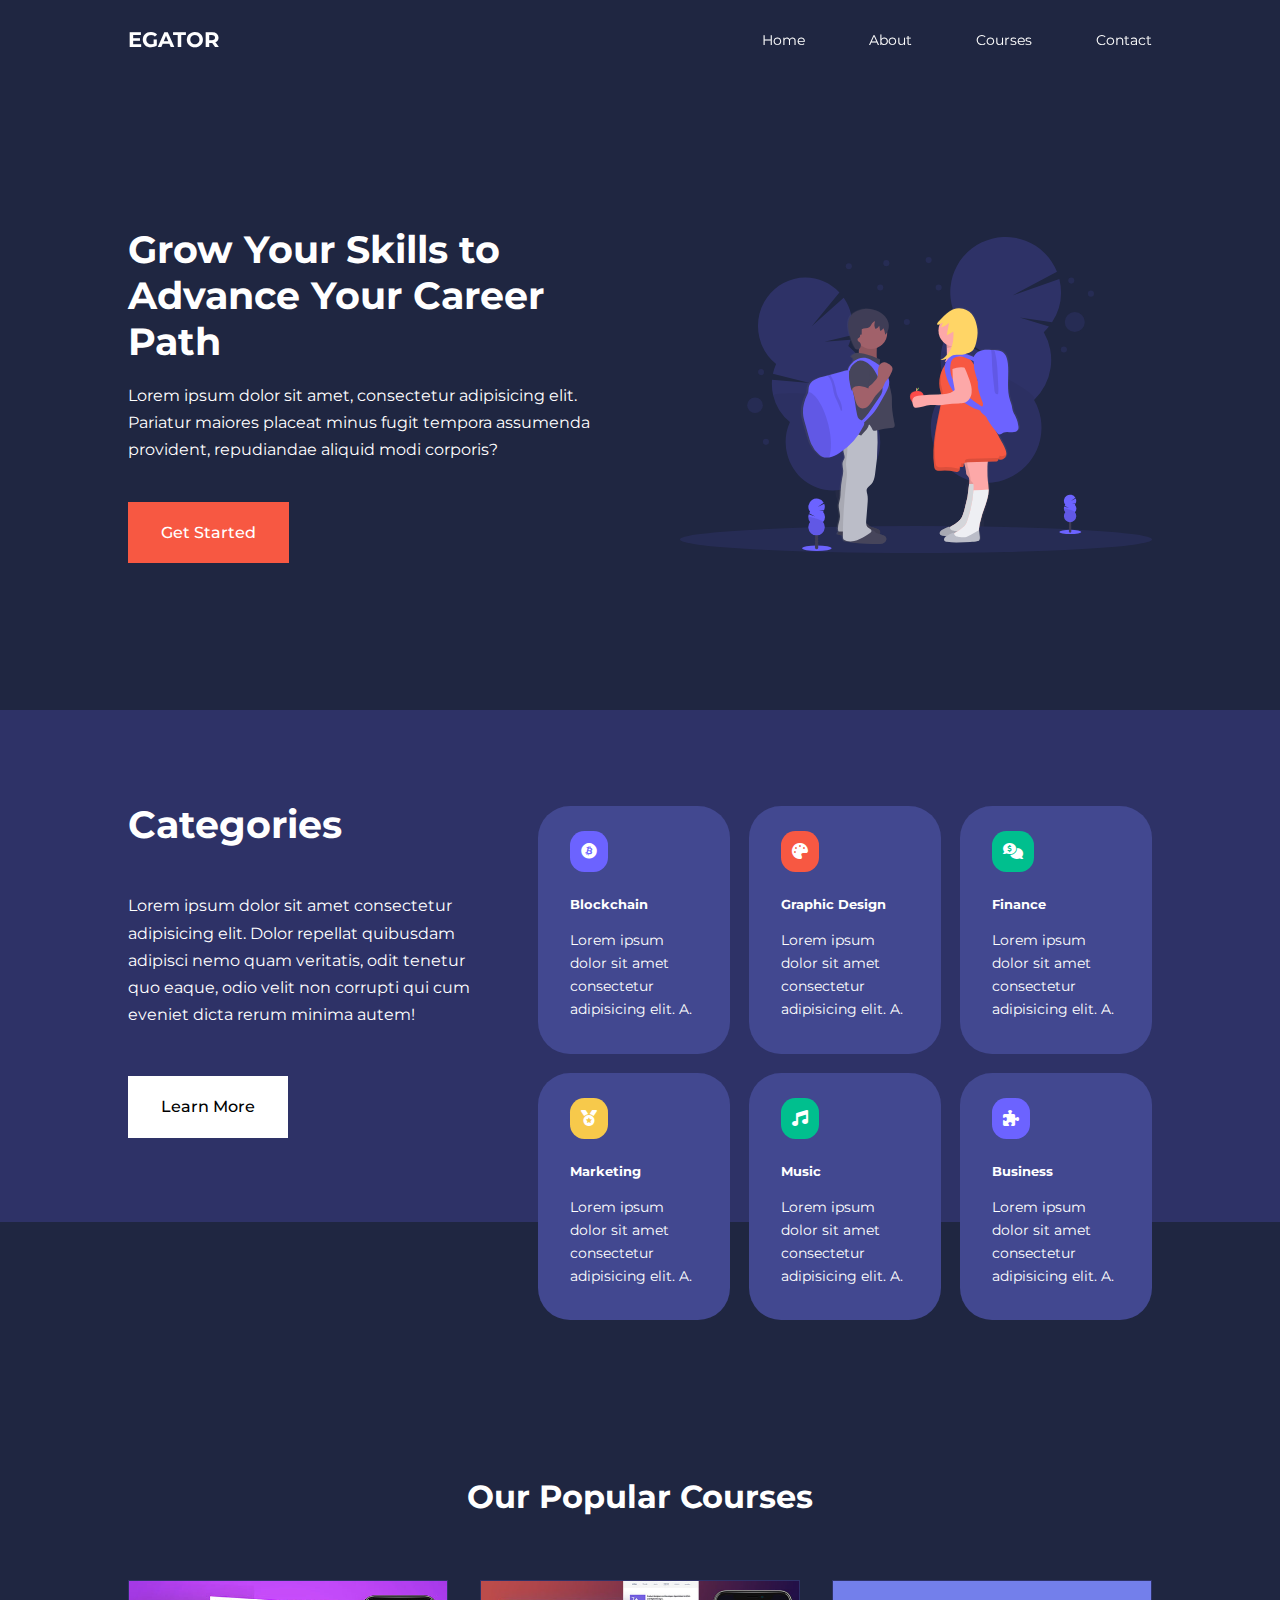
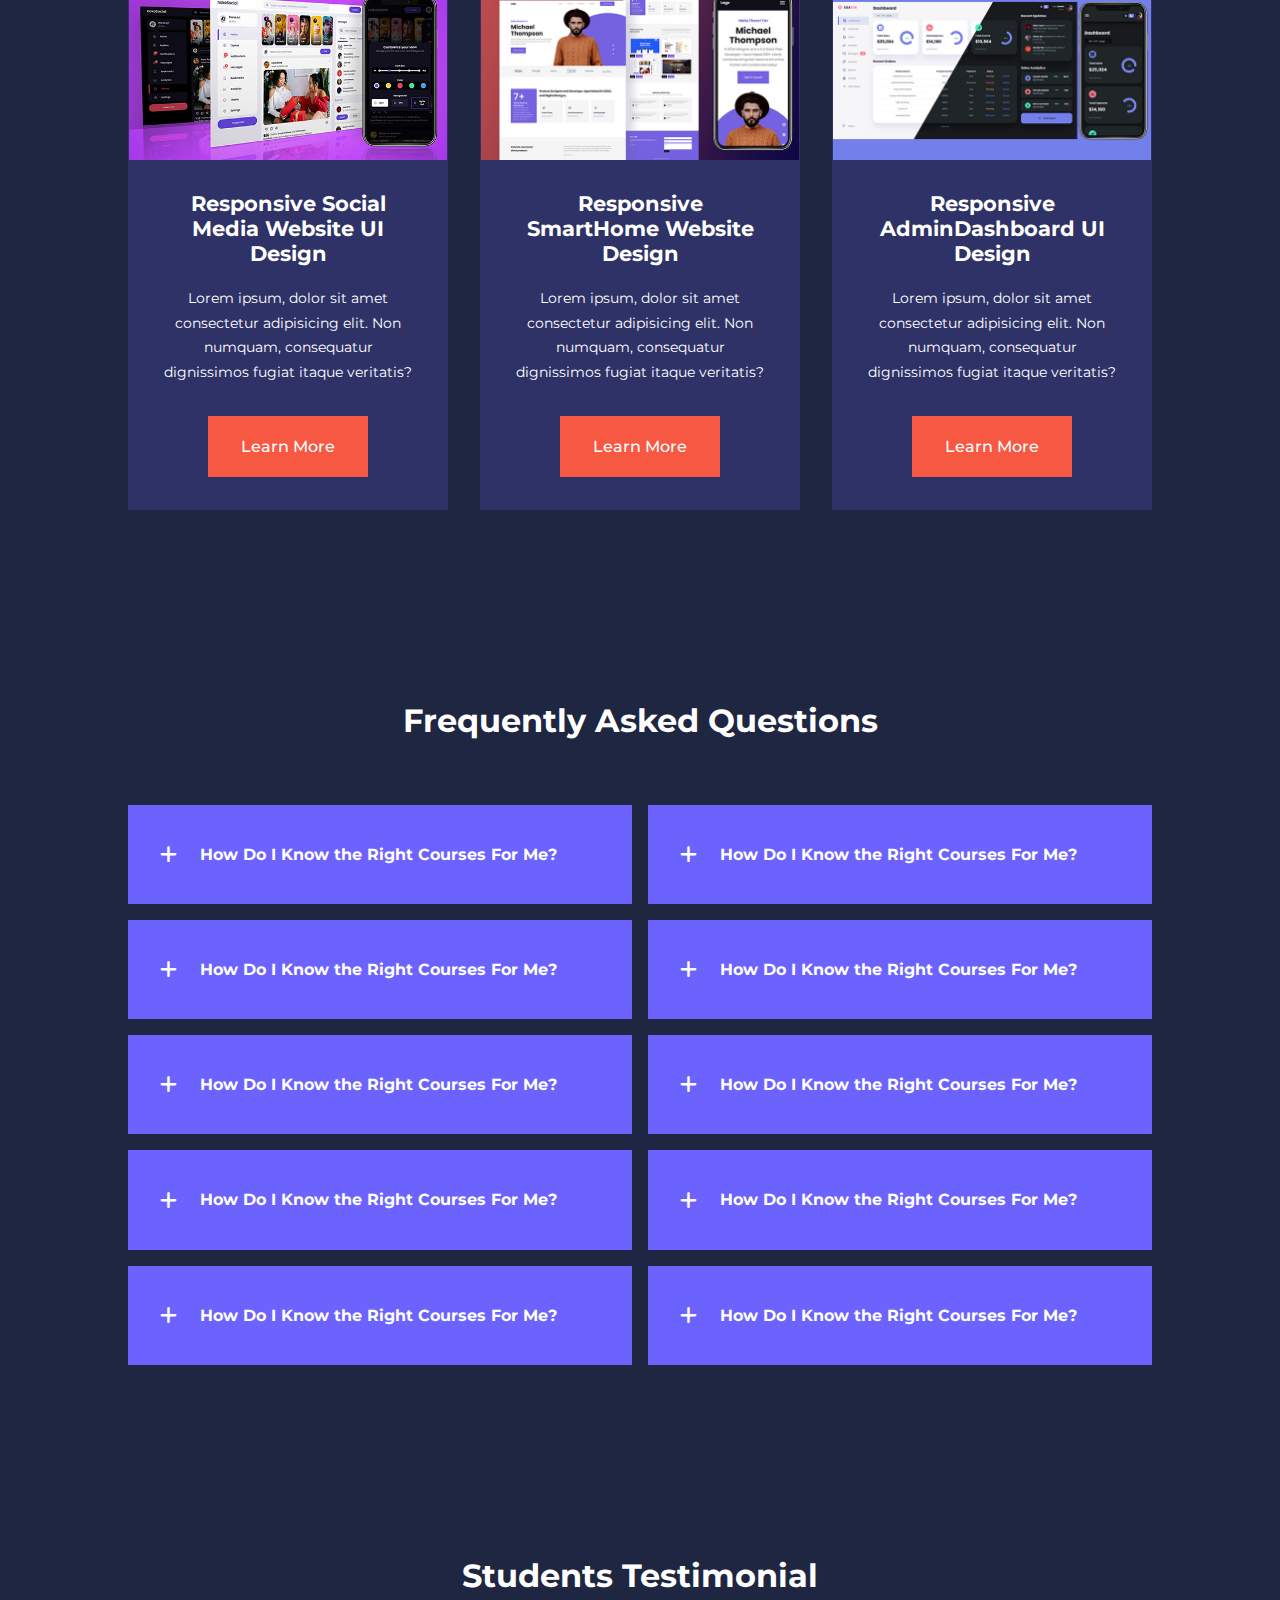
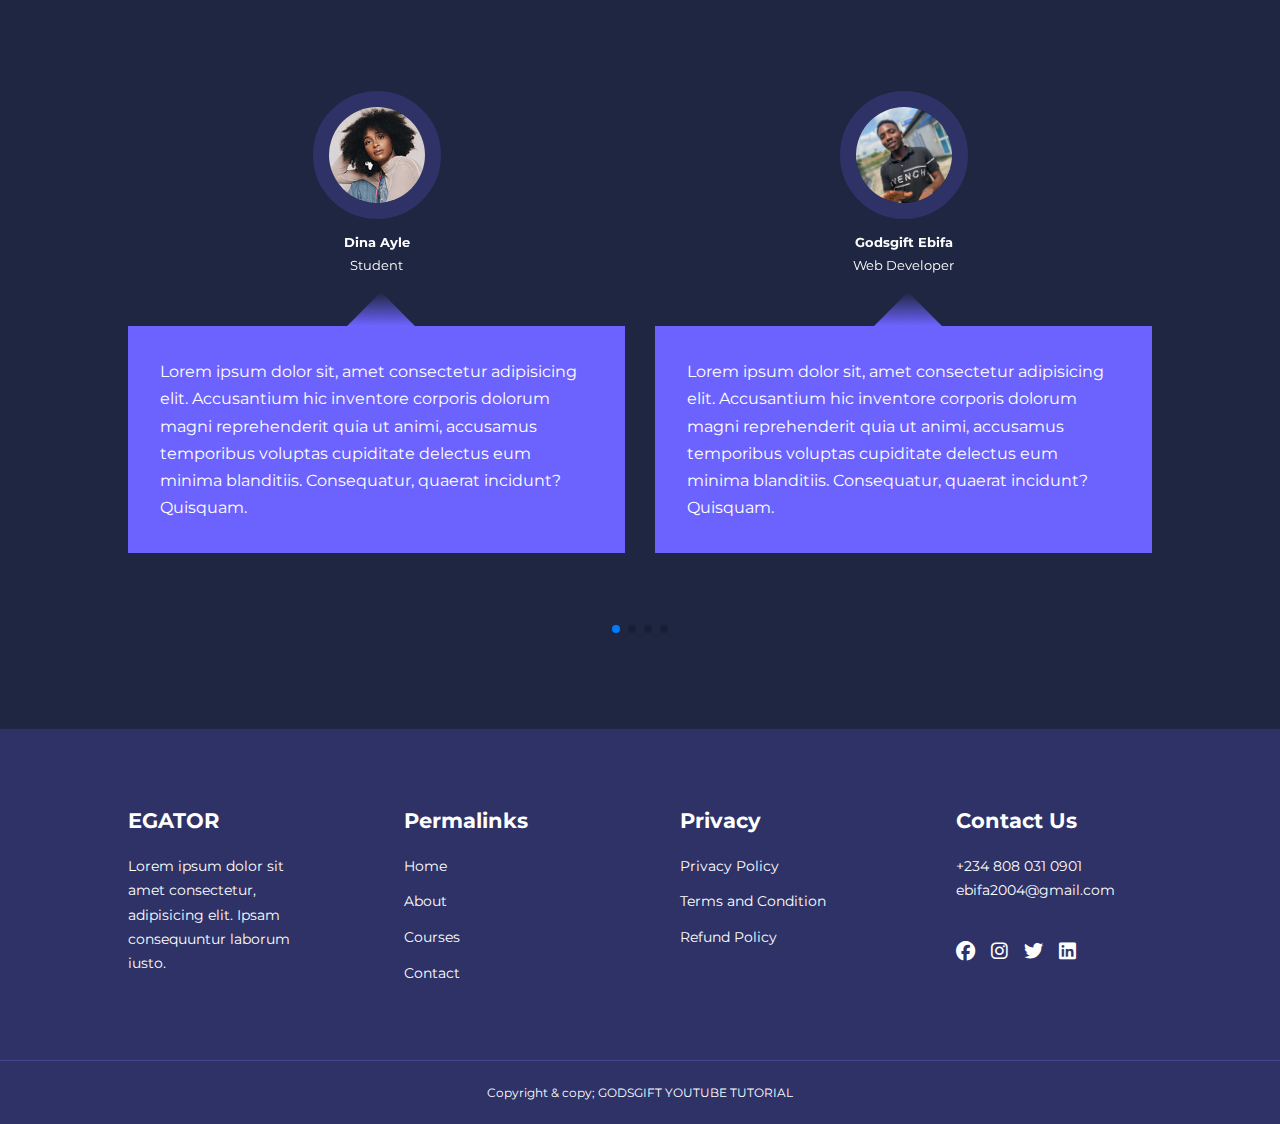
<file: index.html>
<!DOCTYPE html>
<html lang="en">
<head>
    <meta charset="UTF-8">
    <meta http-equiv="X-UA-Compatible" content="IE=edge">
    <meta name="viewport" content="width=device-width, initial-scale=1.0">
    <title>Responsive Multipage Education Website Using HTML,CSS & JavaScript</title>

    <link rel="stylesheet" href="./css/style.css">

    <!-- FONTAWESOME CDN -->
    <link rel="stylesheet" href="https://cdnjs.cloudflare.com/ajax/libs/font-awesome/6.4.2/css/all.min.css"/>

    <!-- GOOGLE FONTS(MONTSERRAT) -->
    <link rel="preconnect" href="https://fonts.googleapis.com">
    <link rel="preconnect" href="https://fonts.gstatic.com" crossorigin>
    <link href="https://fonts.googleapis.com/css2?family=Montserrat:wght@300;400;500;600;700;800;900&family=Poppins:wght@400;500;600;700&display=swap" rel="stylesheet">
    <link rel="preconnect" href="https://fonts.googleapis.com">
    <link rel="preconnect" href="https://fonts.gstatic.com" crossorigin>
    <link href="https://fonts.googleapis.com/css2?family=Montserrat:wght@300;400;500;600;700;800;900&family=Poppins&display=swap" rel="stylesheet">

    <!--------------------------- SWIPER JS -------------------------------->
    <link rel="stylesheet" href="https://cdn.jsdelivr.net/npm/swiper@10/swiper-bundle.min.css"/>


</head>

<body>
    <!---------------------------- NAV ------------------------------------->
    <nav>
        <div class="container nav__container">
            <a href="index.html"><h4>EGATOR</h4></a>
            <ul class="nav_menu">
                <li><a href="index.html">Home</a></li>
                <li><a href="about.html">About</a></li>
                <li><a href="courses.html">Courses</a></li>
                <li><a href="contact.html">Contact</a></li>
            </ul>
            <button id="open-menu-btn"><i class="fa-solid fa-bars"></i></button>
            <button id="close-menu-btn"><i class="fa-solid fa-xmark"></i></button>
        </div>
    </nav>
    <!---------------------------------- END OF NAV ------------------------------------>
    
    <!---------------------------------- HEADER ---------------------------------------->
    <header>
        <div class="container header_container">

            <div class="header_left">
                <h1>Grow Your Skills to Advance Your Career Path</h1>
                <p>
                    Lorem ipsum dolor sit amet, consectetur adipisicing elit.
                    Pariatur maiores placeat minus fugit tempora assumenda
                     provident, repudiandae aliquid modi corporis?  
                </p>
                <a href="./courses.html" class="btn btn-primary">Get Started</a>

            </div>
            <div class="header_right">
                <div class="header_right-image">
                    <img src="./images/header.svg" alt="">
                </div>
            </div>
        </div>
    </header>
    <!--------------------- END OF HEADER -------------------------------------->




    <section class="categories">
        <div class="container categories_container">
            <div class="categories_left">
                <h1>Categories</h1>
                <p>
                    Lorem ipsum dolor sit amet consectetur adipisicing elit. Dolor repellat quibusdam adipisci nemo quam veritatis, odit tenetur quo eaque, odio velit non corrupti qui cum eveniet dicta rerum minima autem!
                </p>
                <a href="#" class="btn">Learn More</a>
            </div>
            <div class="categories_right">
                <article class="category">
                    <span class="category_icon"><i class="fa-brands fa-bitcoin"></i></span>
                        <h5>Blockchain</h5>
                        <p>
                            Lorem ipsum dolor sit amet consectetur adipisicing elit. A.
                        </p>
                </article>
                <!--  -->
                <article class="category">
                    <span class="category_icon"><i class="fa-solid fa-palette"></i></span>
                        <h5>Graphic Design</h5>
                        <p>
                            Lorem ipsum dolor sit amet consectetur adipisicing elit. A.
                        </p>
                </article>
                <!--  -->
                <article class="category">
                    <span class="category_icon"><i class="fa-solid fa-comments-dollar"></i></span>
                        <h5>Finance</h5>
                        <p>
                            Lorem ipsum dolor sit amet consectetur adipisicing elit. A.
                        </p>
                </article>
                <!--  -->
                <article class="category">
                    <span class="category_icon"><i class="fa-solid fa-medal"></i></span>
                        <h5>Marketing</h5>
                        <p>
                            Lorem ipsum dolor sit amet consectetur adipisicing elit. A.
                        </p>
                </article>
                <!--  -->
                <article class="category">
                    <span class="category_icon"><i class="fa-solid fa-music"></i></span>
                        <h5>Music</h5>
                        <p>
                            Lorem ipsum dolor sit amet consectetur adipisicing elit. A.
                        </p>
                </article>
                <!--  -->
                <article class="category">
                    <span class="category_icon"><i class="fa-solid fa-puzzle-piece"></i></span>
                        <h5>Business</h5>
                        <p>
                            Lorem ipsum dolor sit amet consectetur adipisicing elit. A.
                        </p>
                </article>
                <!--  -->
            </div>
        </div>
    </section>
            <!----------------------------- END OF CATEGORY --------------------->
    
            <section class="courses">
                <h2>Our Popular Courses</h2>
                <div class="container courses_container">
                    <article class="course">
                        <div class="course-image">
                            <img src="./images/course1.jpg" alt="">
                        </div>
                    <div class="course_info">
                        <h4>Responsive Social Media Website UI Design</h4>
                        <p>
                            Lorem ipsum, dolor sit amet consectetur adipisicing elit. Non numquam, consequatur dignissimos fugiat itaque veritatis?
                        </p>
                        <a href="./courses.html" class="btn btn-primary">Learn More</a>
                    </div>
                    </article>
                        <!--  -->
                    <article class="course">
                        <div class="course-image">
                            <img src="./images/course2.jpg" alt="">
                        </div>
                    <div class="course_info">
                        <h4>Responsive SmartHome Website Design</h4>
                        <p>
                            Lorem ipsum, dolor sit amet consectetur adipisicing elit. Non numquam, consequatur dignissimos fugiat itaque veritatis?
                        </p>
                        <a href="./courses.html" class="btn btn-primary">Learn More</a>
                    </div>
                    </article>
                        <!--  -->
                    <article class="course">
                        <div class="course-image">
                            <img src="./images/course3.jpg" alt="">
                        </div>
                    <div class="course_info">
                        <h4>Responsive AdminDashboard UI Design</h4>
                        <p>
                            Lorem ipsum, dolor sit amet consectetur adipisicing elit. Non numquam, consequatur dignissimos fugiat itaque veritatis?
                        </p>
                        <a href="./courses.html" class="btn btn-primary">Learn More</a>
                    </div>
                    </article>
                </div>
            </section>
                    <!----------------------------- END OF COURSES --------------------->

            
            <section class="faqs">
                <h2>Frequently Asked Questions</h2>

                <div class="container faqs_container">
                    <article class="faq">
                        <div class="faq_icon"><i class="fa-solid fa-plus"></i></div>
                        <div class="question_answer">
                            <h4>How Do I Know the Right Courses For Me?</h4>
                            <p>
                                Lorem ipsum dolor sit amet consectetur adipisicing elit. Esse molestiae dolorem, hic quasi aperiam debitis odit tempore illum eligendi veniam nobis! Esse nulla ducimus odio sequi maiores quam ut possimus?
                            </p>
                        </div>
                    </article>

                    <article class="faq">
                        <div class="faq_icon"><i class="fa-solid fa-plus"></i></div>
                        <div class="question_answer">
                            <h4>How Do I Know the Right Courses For Me?</h4>
                            <p>
                                Lorem ipsum dolor sit amet consectetur adipisicing elit. Esse molestiae dolorem, hic quasi aperiam debitis odit tempore illum eligendi veniam nobis! Esse nulla ducimus odio sequi maiores quam ut possimus?
                            </p>
                        </div>
                    </article>


                    <article class="faq">
                        <div class="faq_icon"><i class="fa-solid fa-plus"></i></div>
                        <div class="question_answer">
                            <h4>How Do I Know the Right Courses For Me?</h4>
                            <p>
                                Lorem ipsum dolor sit amet consectetur adipisicing elit. Esse molestiae dolorem, hic quasi aperiam debitis odit tempore illum eligendi veniam nobis! Esse nulla ducimus odio sequi maiores quam ut possimus?
                            </p>
                        </div>
                    </article>

                    <article class="faq">
                        <div class="faq_icon"><i class="fa-solid fa-plus"></i></div>
                        <div class="question_answer">
                            <h4>How Do I Know the Right Courses For Me?</h4>
                            <p>
                                Lorem ipsum dolor sit amet consectetur adipisicing elit. Esse molestiae dolorem, hic quasi aperiam debitis odit tempore illum eligendi veniam nobis! Esse nulla ducimus odio sequi maiores quam ut possimus?
                            </p>
                        </div>
                    </article>

                    <article class="faq">
                        <div class="faq_icon"><i class="fa-solid fa-plus"></i></div>
                        <div class="question_answer">
                            <h4>How Do I Know the Right Courses For Me?</h4>
                            <p>
                                Lorem ipsum dolor sit amet consectetur adipisicing elit. Esse molestiae dolorem, hic quasi aperiam debitis odit tempore illum eligendi veniam nobis! Esse nulla ducimus odio sequi maiores quam ut possimus?
                            </p>
                        </div>
                    </article>

                    <article class="faq">
                        <div class="faq_icon"><i class="fa-solid fa-plus"></i></div>
                        <div class="question_answer">
                            <h4>How Do I Know the Right Courses For Me?</h4>
                            <p>
                                Lorem ipsum dolor sit amet consectetur adipisicing elit. Esse molestiae dolorem, hic quasi aperiam debitis odit tempore illum eligendi veniam nobis! Esse nulla ducimus odio sequi maiores quam ut possimus?
                            </p>
                        </div>
                    </article>

                    <article class="faq">
                        <div class="faq_icon"><i class="fa-solid fa-plus"></i></div>
                        <div class="question_answer">
                            <h4>How Do I Know the Right Courses For Me?</h4>
                            <p>
                                Lorem ipsum dolor sit amet consectetur adipisicing elit. Esse molestiae dolorem, hic quasi aperiam debitis odit tempore illum eligendi veniam nobis! Esse nulla ducimus odio sequi maiores quam ut possimus?
                            </p>
                        </div>
                    </article>

                    <article class="faq">
                        <div class="faq_icon"><i class="fa-solid fa-plus"></i></div>
                        <div class="question_answer">
                            <h4>How Do I Know the Right Courses For Me?</h4>
                            <p>
                                Lorem ipsum dolor sit amet consectetur adipisicing elit. Esse molestiae dolorem, hic quasi aperiam debitis odit tempore illum eligendi veniam nobis! Esse nulla ducimus odio sequi maiores quam ut possimus?
                            </p>
                        </div>
                    </article>

                    <article class="faq">
                        <div class="faq_icon"><i class="fa-solid fa-plus"></i></div>
                        <div class="question_answer">
                            <h4>How Do I Know the Right Courses For Me?</h4>
                            <p>
                                Lorem ipsum dolor sit amet consectetur adipisicing elit. Esse molestiae dolorem, hic quasi aperiam debitis odit tempore illum eligendi veniam nobis! Esse nulla ducimus odio sequi maiores quam ut possimus?
                            </p>
                        </div>
                    </article>

                    <article class="faq ">
                        <div class="faq_icon"><i class="fa-solid fa-plus"></i></div>
                        <div class="question_answer">
                            <h4>How Do I Know the Right Courses For Me?</h4>
                            <p>
                                Lorem ipsum dolor sit amet consectetur adipisicing elit. Esse molestiae dolorem, hic quasi aperiam debitis odit tempore illum eligendi veniam nobis! Esse nulla ducimus odio sequi maiores quam ut possimus?
                            </p>
                        </div>
                    </article>

                </div>
            </section>
            <!-- END OF FAQs -->

            <section class="container testimonial_container mySwiper">
                <h2>Students Testimonial</h2>
                <div class="swiper-wrapper">
                    <article class="testimonial swiper-slide">
                        <div class="avatar">
                            <img src="./images/avatar1.jpg" alt="">
                        </div>
                        <div class="testimonial_info">
                            <h5>Dina Ayle</h5>
                            <small>Student</small>
                        </div>
                        <div class="testimonial_body">
                            Lorem ipsum dolor sit, amet consectetur adipisicing elit. Accusantium hic inventore corporis dolorum magni reprehenderit quia ut animi, accusamus temporibus voluptas cupiditate delectus eum minima blanditiis. Consequatur, quaerat incidunt? Quisquam.
                        </div>
                    </article>
                    <!--  -->
                    <article class="testimonial swiper-slide">
                        <div class="avatar">
                            <img src="./images/avatar2-copy.JPG" alt="">
                        </div>
                        <div class="testimonial_info">
                            <h5>Godsgift Ebifa</h5>
                            <small>Web Developer</small>
                        </div>
                        <div class="testimonial_body">
                            Lorem ipsum dolor sit, amet consectetur adipisicing elit. Accusantium hic inventore corporis dolorum magni reprehenderit quia ut animi, accusamus temporibus voluptas cupiditate delectus eum minima blanditiis. Consequatur, quaerat incidunt? Quisquam.
                        </div>
                    </article>
                    <!--  -->
                    <article class="testimonial swiper-slide">
                        <div class="avatar">
                            <img src="./images/avatar3.jpg" alt="">
                        </div>
                        <div class="testimonial_info">
                            <h5>Eden Quist</h5>
                            <small>Student</small>
                        </div>
                        <div class="testimonial_body">
                            Lorem ipsum dolor sit, amet consectetur adipisicing elit. Accusantium hic inventore corporis dolorum magni reprehenderit quia ut animi, accusamus temporibus voluptas cupiditate delectus eum minima blanditiis. Consequatur, quaerat incidunt? Quisquam.
                        </div>
                    </article>
                    <!--  -->
                    <article class="testimonial swiper-slide">
                        <div class="avatar">
                            <img src="./images/avatar4.jpg" alt="">
                        </div>
                        <div class="testimonial_info">
                            <h5>Sophia Ivory</h5>
                            <small>Doctor</small>
                        </div>
                        <div class="testimonial_body">
                            Lorem ipsum dolor sit, amet consectetur adipisicing elit. Accusantium hic inventore corporis dolorum magni reprehenderit quia ut animi, accusamus temporibus voluptas cupiditate delectus eum minima blanditiis. Consequatur, quaerat incidunt? Quisquam.
                        </div>
                    </article>
                    <!--  -->
                    <article class="testimonial swiper-slide">
                        <div class="avatar">
                            <img src="./images/avatar5.jpg" alt="">
                        </div>
                        <div class="testimonial_info">
                            <h5>Reginna Desmond</h5>
                            <small>Student</small>
                        </div>
                        <div class="testimonial_body">
                            Lorem ipsum dolor sit, amet consectetur adipisicing elit. Accusantium hic inventore corporis dolorum magni reprehenderit quia ut animi, accusamus temporibus voluptas cupiditate delectus eum minima blanditiis. Consequatur, quaerat incidunt? Quisquam.
                        </div>
                    </article>
                    <!--  -->
                </div>
                <div class="swiper-pagination"></div>
            </section>



            <!--  ------------------------------------------------------>

            <footer>
                <div class="container footer_container">
                    <div class="footer_1">
                        <a href="index.html" class="footer_logo"><h4>EGATOR</h4></a>
                        <p>
                            Lorem ipsum dolor sit amet consectetur, adipisicing elit. Ipsam consequuntur laborum iusto.
                        </p>
                    </div>

                    <div class="footer_2">
                        <h4>Permalinks</h4>
                        <ul class="permalinks">
                            <li><a href="index.html">Home</a></li>
                            <li><a href="about.html">About</a></li>
                            <li><a href="courses.html">Courses</a></li>
                            <li><a href="contact.html">Contact</a></li>
                        </ul>
                    </div>

                    <div class="footer_3">
                        <h4>Privacy</h4>
                        <ul class="privacy">
                            <li><a href="#">Privacy Policy</a></li>
                            <li><a href="#">Terms and Condition</a></li>
                            <li><a href="#">Refund Policy</a></li>
                            <li></li>
                        </ul>
                    </div>

                    <div class="footer_4">
                        <h4>Contact Us</h4>
                        <div>
                            <p>+234 808 031 0901</p>
                            <p>ebifa2004@gmail.com</p>
                        </div>

                        <ul class="footer_socials">
                            <li><a href="#"><i class="fa-brands fa-facebook"></i></a></li>
                            <li><a href="#"><i class="fa-brands fa-instagram"></i></a></li>
                            <li><a href="#"><i class="fa-brands fa-twitter"></i></a></li>
                            <li><a href="#"><i class="fa-brands fa-linkedin"></i></a></li>
                        </ul>
                    </div>
                </div>

                <div class="footer_copyright">
                    <small>Copyright & copy; GODSGIFT YOUTUBE TUTORIAL</small>
                </div>
            </footer>

            <!--  --------------------------------------------------footer-end-->


    <script src="https://cdn.jsdelivr.net/npm/swiper@10/swiper-bundle.min.js"></script>
    <script src="./main.js"></script>

    <script>
        var swiper = new Swiper(".mySwiper", {
          slidesPerView: 1,
          spaceBetween: 30,
          pagination: {
            el: ".swiper-pagination",
            clickable: true,
          },
        //   when window width is >= 600
          breakpoints: {
              600: {
                  slidesPerView: 2
              },
          }
        });
      </script>
</body>
</html>
</file>
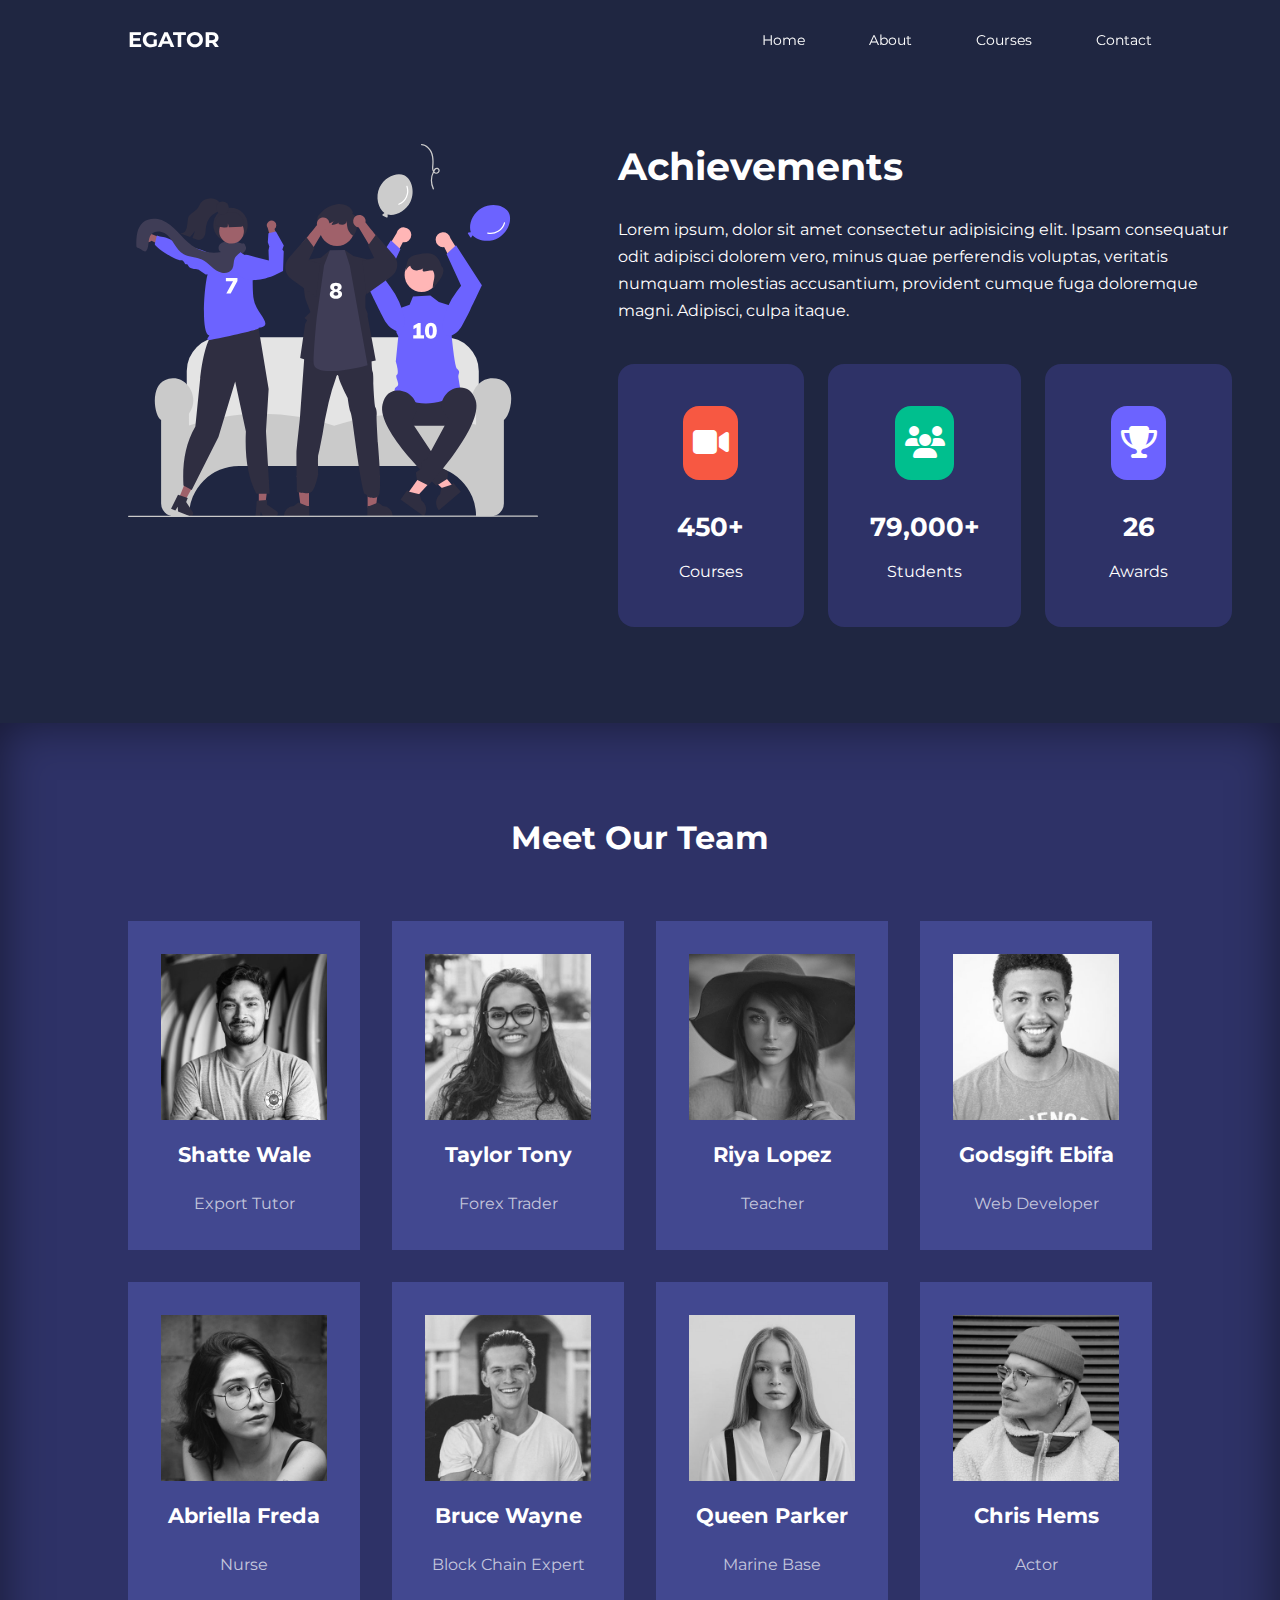
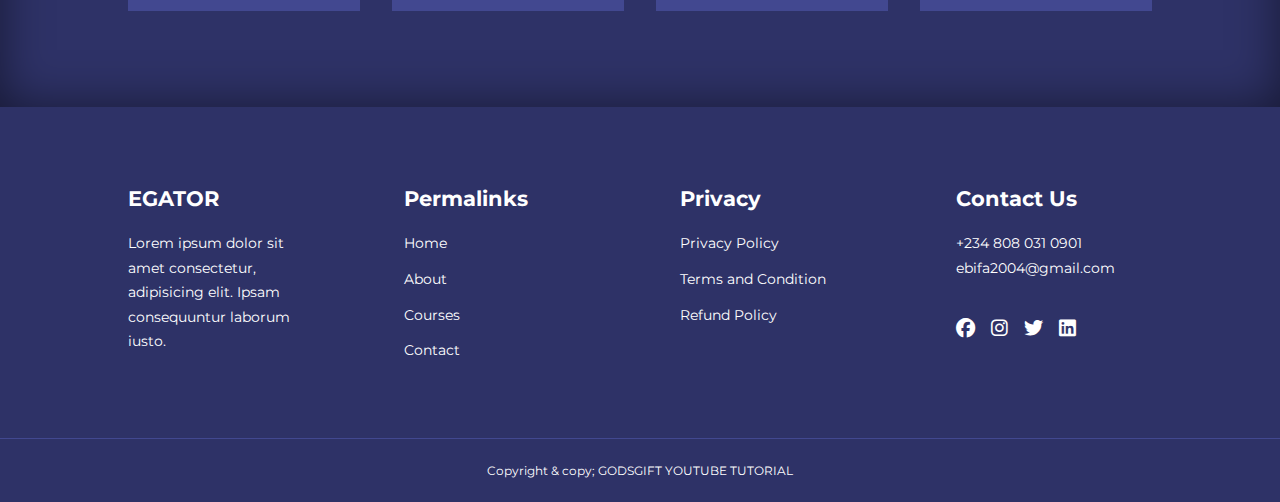
<file: about.html>
<!DOCTYPE html>
<html lang="en">
<head>
    <meta charset="UTF-8">
    <meta http-equiv="X-UA-Compatible" content="IE=edge">
    <meta name="viewport" content="width=device-width, initial-scale=1.0">
    <title>Responsive Multipage Education Website Using HTML,CSS & JavaScript</title>

    <link rel="stylesheet" href="./css/style.css">
    <link rel="stylesheet" href="./css/about.css">

    <!-- FONTAWESOME CDN -->
    <link rel="stylesheet" href="https://cdnjs.cloudflare.com/ajax/libs/font-awesome/6.4.2/css/all.min.css"/>

    <!-- GOOGLE FONTS(MONTSERRAT) -->
    <link rel="preconnect" href="https://fonts.googleapis.com">
    <link rel="preconnect" href="https://fonts.gstatic.com" crossorigin>
    <link href="https://fonts.googleapis.com/css2?family=Montserrat:wght@300;400;500;600;700;800;900&family=Poppins:wght@400;500;600;700&display=swap" rel="stylesheet">
    <link rel="preconnect" href="https://fonts.googleapis.com">
    <link rel="preconnect" href="https://fonts.gstatic.com" crossorigin>
    <link href="https://fonts.googleapis.com/css2?family=Montserrat:wght@300;400;500;600;700;800;900&family=Poppins&display=swap" rel="stylesheet">

    
</head>

<body>
    <!---------------------------- NAV ------------------------------------->
    <nav>
        <div class="container nav__container">
            <a href="index.html"><h4>EGATOR</h4></a>
            <ul class="nav_menu">
                <li><a href="index.html">Home</a></li>
                <li><a href="about.html">About</a></li>
                <li><a href="courses.html">Courses</a></li>
                <li><a href="contact.html">Contact</a></li>
            </ul>
            <button id="open-menu-btn"><i class="fa-solid fa-bars"></i></button>
            <button id="close-menu-btn"><i class="fa-solid fa-xmark"></i></button>
        </div>
    </nav>
    <!-- ---------------END OF NAV BAR -->

    <section class="about_achievements">
        <div class="container about_achievements-container">
            <div class="about_achievements-left">
                <img src="./images/about achievements.svg" alt="">
            </div>

            <div class="about_achievements-right">
                <h1>Achievements</h1>
                <p>
                    Lorem ipsum, dolor sit amet consectetur adipisicing elit. Ipsam consequatur odit adipisci dolorem vero, minus quae perferendis voluptas, veritatis numquam molestias accusantium, provident cumque fuga doloremque magni. Adipisci, culpa itaque.
                </p>
                <div class="achievements_cards">
                    <article class="achievement_card">
                        <span class="achievement_icon">
                            <i class="fa-solid fa-video"></i>
                        </span>
                        <h3>450+</h3>
                        <p>Courses</p>
                    </article>

                    <!--  -->
                    <article class="achievement_card">
                        <span class="achievement_icon">
                            <i class="fa-solid fa-users"></i>
                        </span>
                        <h3>79,000+</h3>
                        <p>Students</p>
                    </article>

                    <!--  -->

                    <article class="achievement_card">
                        <span class="achievement_icon">
                            <i class="fa-solid fa-trophy"></i>
                        </span>
                        <h3>26</h3>
                        <p>Awards</p>
                    </article>
                </div>
            </div>
        </div>
    </section>
    <!-- ---------------END OF ACHIEVEMENTS --------------------------------->



    <section class="team">
        <h2>Meet Our Team</h2>
        <div class="container team_container">
            <article class="team_member">
                <div class="team_member-image">
                    <img src="./images/tm1.jpg" alt="">
                </div>
                
                <div class="team_member-info">
                    <h4>Shatte Wale</h4>
                    <p>Export Tutor</p>
                </div>
                <div class="team_socials">
                    <a href="https://instagram.com" target="_blank"><i class="fa-brands fa-instagram"></i></a>
                    <a href="https://facebook.com" target="_blank"><i class="fa-brands fa-facebook"></i></a>
                    <a href="https://twitter.com" target="_blank"><i class="fa-brands fa-twitter"></i></a>
                </div>
            </article>

            <!--  -->
            <article class="team_member">
                <div class="team_member-image">
                    <img src="./images/tm2.jpg" alt="">
                </div>
                
                <div class="team_member-info">
                    <h4>Taylor Tony</h4>
                    <p>Forex Trader</p>
                </div>
                <div class="team_socials">
                    <a href="https://instagram.com" target="_blank"><i class="fa-brands fa-instagram"></i></a>
                    <a href="https://facebook.com" target="_blank"><i class="fa-brands fa-facebook"></i></a>
                    <a href="https://twitter.com" target="_blank"><i class="fa-brands fa-twitter"></i></a>
                </div>
            </article>
            <!--  -->
            <article class="team_member">
                <div class="team_member-image">
                    <img src="./images/tm3.jpg" alt="">
                </div>
                <div class="team_member-info">
                    <h4>Riya Lopez</h4>
                    <p>Teacher</p>
                </div>
                <div class="team_socials">
                    <a href="https://instagram.com" target="_blank"><i class="fa-brands fa-instagram"></i></a>
                    <a href="https://facebook.com" target="_blank"><i class="fa-brands fa-facebook"></i></a>
                    <a href="https://twitter.com" target="_blank"><i class="fa-brands fa-twitter"></i></a>
                </div>
            </article>
            <!--  -->
            <article class="team_member">
                <div class="team_member-image">
                    <img src="./images/tm4.jpg" alt="">
                </div>
                
                <div class="team_member-info">
                    <h4>Godsgift Ebifa</h4>
                    <p>Web Developer</p>
                </div>
                <div class="team_socials">
                    <a href="https://instagram.com" target="_blank"><i class="fa-brands fa-instagram"></i></a>
                    <a href="https://facebook.com" target="_blank"><i class="fa-brands fa-facebook"></i></a>
                    <a href="https://twitter.com" target="_blank"><i class="fa-brands fa-twitter"></i></a>
                </div>
            </article>
            <!--  -->
            <article class="team_member">
                <div class="team_member-image">
                    <img src="./images/tm5.jpg" alt="">
                </div>
                <div class="team_member-info">
                    <h4>Abriella Freda</h4>
                    <p>Nurse</p>
                </div>
                <div class="team_socials">
                    <a href="https://instagram.com" target="_blank"><i class="fa-brands fa-instagram"></i></a>
                    <a href="https://facebook.com" target="_blank"><i class="fa-brands fa-facebook"></i></a>
                    <a href="https://twitter.com" target="_blank"><i class="fa-brands fa-twitter"></i></a>
                </div>
            </article>
            
            <!--  -->
            <article class="team_member">
                <div class="team_member-image">
                    <img src="./images/tm6.jpg" alt="">
                </div>
                <div class="team_member-info">
                    <h4>Bruce Wayne</h4>
                    <p>Block Chain Expert</p>
                </div>
                <div class="team_socials">
                    <a href="https://instagram.com" target="_blank"><i class="fa-brands fa-instagram"></i></a>
                    <a href="https://facebook.com" target="_blank"><i class="fa-brands fa-facebook"></i></a>
                    <a href="https://twitter.com" target="_blank"><i class="fa-brands fa-twitter"></i></a>
                </div>
            </article>
            <!--  -->
            <article class="team_member">
                <div class="team_member-image">
                    <img src="./images/tm7.jpg" alt="">
                </div>
                <div class="team_member-info">
                    <h4>Queen Parker</h4>
                    <p>Marine Base</p>
                </div>
                <div class="team_socials">
                    <a href="https://instagram.com" target="_blank"><i class="fa-brands fa-instagram"></i></a>
                    <a href="https://facebook.com" target="_blank"><i class="fa-brands fa-facebook"></i></a>
                    <a href="https://twitter.com" target="_blank"><i class="fa-brands fa-twitter"></i></a>
                </div>
            </article>
            <!--  -->
            <article class="team_member">
                <div class="team_member-image">
                    <img src="./images/tm8.jpg" alt="">
                </div>
                
                <div class="team_member-info">
                    <h4>Chris Hems</h4>
                    <p>Actor</p>
                </div>
                <div class="team_socials">
                    <a href="https://instagram.com" target="_blank"><i class="fa-brands fa-instagram"></i></a>
                    <a href="https://facebook.com" target="_blank"><i class="fa-brands fa-facebook"></i></a>
                    <a href="https://twitter.com" target="_blank"><i class="fa-brands fa-twitter"></i></a>
                </div>
            </article>
        </div>
    </section>

    <!------------------- END OF TEAM  ----------------->












    <footer>
        <div class="container footer_container">
            <div class="footer_1">
                <a href="index.html" class="footer_logo"><h4>EGATOR</h4></a>
                <p>
                    Lorem ipsum dolor sit amet consectetur, adipisicing elit. Ipsam consequuntur laborum iusto.
                </p>
            </div>

            <div class="footer_2">
                <h4>Permalinks</h4>
                <ul class="permalinks">
                    <li><a href="index.html">Home</a></li>
                    <li><a href="about.html">About</a></li>
                    <li><a href="courses.html">Courses</a></li>
                    <li><a href="contact.html">Contact</a></li>
                </ul>
            </div>

            <div class="footer_3">
                <h4>Privacy</h4>
                <ul class="privacy">
                    <li><a href="#">Privacy Policy</a></li>
                    <li><a href="#">Terms and Condition</a></li>
                    <li><a href="#">Refund Policy</a></li>
                    <li></li>
                </ul>
            </div>

            <div class="footer_4">
                <h4>Contact Us</h4>
                <div>
                    <p>+234 808 031 0901</p>
                    <p>ebifa2004@gmail.com</p>
                </div>

                <ul class="footer_socials">
                    <li><a href="#"><i class="fa-brands fa-facebook"></i></a></li>
                    <li><a href="#"><i class="fa-brands fa-instagram"></i></a></li>
                    <li><a href="#"><i class="fa-brands fa-twitter"></i></a></li>
                    <li><a href="#"><i class="fa-brands fa-linkedin"></i></a></li>
                </ul>
            </div>
        </div>

        <div class="footer_copyright">
            <small>Copyright & copy; GODSGIFT YOUTUBE TUTORIAL</small>
        </div>
    </footer>

    <!--  --------------------------------------------------footer-end-->

<script src="./main.js"></script>

</body>
</html>
</file>
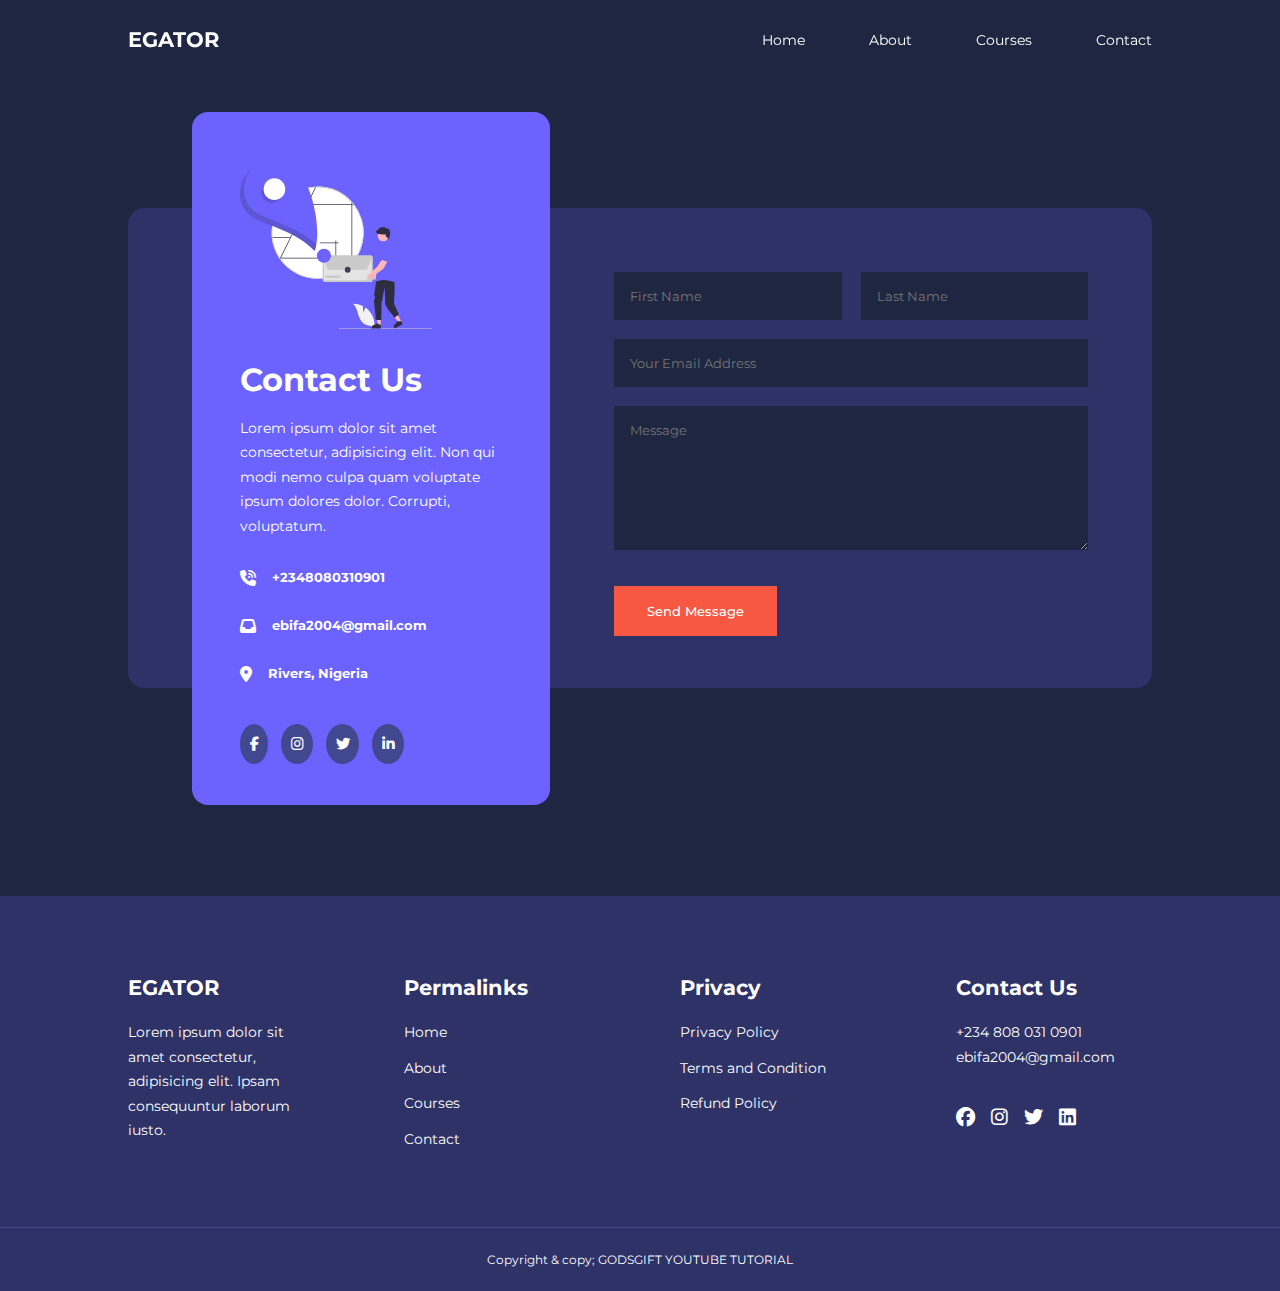
<file: contact.html>
<!DOCTYPE html>
<html lang="en">
<head>
    <meta charset="UTF-8">
    <meta http-equiv="X-UA-Compatible" content="IE=edge">
    <meta name="viewport" content="width=device-width, initial-scale=1.0">
    <title>Responsive Multipage Education Website Using HTML,CSS & JavaScript</title>

    <link rel="stylesheet" href="./css/style.css">
    <link rel="stylesheet" href="./css/contact.css">

    <!-- FONTAWESOME CDN -->
    <link rel="stylesheet" href="https://cdnjs.cloudflare.com/ajax/libs/font-awesome/6.4.2/css/all.min.css"/>

    <!-- GOOGLE FONTS(MONTSERRAT) -->
    <link rel="preconnect" href="https://fonts.googleapis.com">
    <link rel="preconnect" href="https://fonts.gstatic.com" crossorigin>
    <link href="https://fonts.googleapis.com/css2?family=Montserrat:wght@300;400;500;600;700;800;900&family=Poppins:wght@400;500;600;700&display=swap" rel="stylesheet">
    <link rel="preconnect" href="https://fonts.googleapis.com">
    <link rel="preconnect" href="https://fonts.gstatic.com" crossorigin>
    <link href="https://fonts.googleapis.com/css2?family=Montserrat:wght@300;400;500;600;700;800;900&family=Poppins&display=swap" rel="stylesheet">


</head>

<body>
    <!---------------------------- NAV ------------------------------------->
    <nav>
        <div class="container nav__container">
            <a href="index.html"><h4>EGATOR</h4></a>
            <ul class="nav_menu">
                <li><a href="index.html">Home</a></li>
                <li><a href="about.html">About</a></li>
                <li><a href="courses.html">Courses</a></li>
                <li><a href="contact.html">Contact</a></li>
            </ul>
            <button id="open-menu-btn"><i class="fa-solid fa-bars"></i></button>
            <button id="close-menu-btn"><i class="fa-solid fa-xmark"></i></button>
        </div>
    </nav>


    <section class="contact">
        <div class="container contact_container">
            <aside class="contact_aside">
                <div class="div aside_image">
                    <img src="./images/contact.svg" alt="">
                </div>
                <h2>Contact Us</h2>
                <p>
                    Lorem ipsum dolor sit amet consectetur, adipisicing elit. Non qui modi nemo culpa quam voluptate ipsum dolores dolor. Corrupti, voluptatum.
                </p>
                <ul class="contact_details">
                    <li>
                        <i class="fa-solid fa-phone-volume"></i></i>
                        <h5>+2348080310901</h5>
                    </li>
                    <li>
                        <i class="fa-solid fa-inbox"></i>
                        <h5>ebifa2004@gmail.com</h5>
                    </li>
                    <li>
                        <i class="fa-solid fa-location-dot"></i>
                        <h5>Rivers, Nigeria</h5>
                    </li>
                </ul>
                <ul class="contact_socials">
                    <li><a href="https://facebook.com"><i class="fa-brands fa-facebook-f"></i></a></li>
                    <li><a href="https://instagram.com"><i class="fa-brands fa-instagram"></i></a></li>
                    <li><a href="https://twitter.com"><i class="fa-brands fa-twitter"></i></a></li>
                    <li><a href="https://linkedin.com"><i class="fa-brands fa-linkedin-in"></i></a></li>
                </ul>
            </aside>    


            <form action="https://formspree.io/f/xvojwwjr" method="POST">
                <div class="form_name">
                    <input type="text" name="First Name" placeholder="First Name" required>
                    <input type="text" name="Last Name" placeholder="Last Name" required>
                </div>
                <input type="email" name="Email Address" placeholder="Your Email Address" required>
                <textarea name="Message" id="" cols="0" rows="7" placeholder="Message" required></textarea>
                <button type="submit" class="btn btn-primary">Send Message</button>
           
                 </div>
            </form>
    </section>


    <footer>
        <div class="container footer_container">
            <div class="footer_1">
                <a href="index.html" class="footer_logo"><h4>EGATOR</h4></a>
                <p>
                    Lorem ipsum dolor sit amet consectetur, adipisicing elit. Ipsam consequuntur laborum iusto.
                </p>
            </div>

            <div class="footer_2">
                <h4>Permalinks</h4>
                <ul class="permalinks">
                    <li><a href="index.html">Home</a></li>
                    <li><a href="about.html">About</a></li>
                    <li><a href="courses.html">Courses</a></li>
                    <li><a href="contact.html">Contact</a></li>
                </ul>
            </div>

            <div class="footer_3">
                <h4>Privacy</h4>
                <ul class="privacy">
                    <li><a href="#">Privacy Policy</a></li>
                    <li><a href="#">Terms and Condition</a></li>
                    <li><a href="#">Refund Policy</a></li>
                    <li></li>
                </ul>
            </div>

            <div class="footer_4">
                <h4>Contact Us</h4>
                <div>
                    <p>+234 808 031 0901</p>
                    <p>ebifa2004@gmail.com</p>
                </div>

                <ul class="footer_socials">
                    <li><a href="#"><i class="fa-brands fa-facebook"></i></a></li>
                    <li><a href="#"><i class="fa-brands fa-instagram"></i></a></li>
                    <li><a href="#"><i class="fa-brands fa-twitter"></i></a></li>
                    <li><a href="#"><i class="fa-brands fa-linkedin"></i></a></li>
                </ul>
            </div>
        </div>

        <div class="footer_copyright">
            <small>Copyright & copy; GODSGIFT YOUTUBE TUTORIAL</small>
        </div>
    </footer>

    <!--  --------------------------------------------------footer-end-->

    <script src="./main.js"></script>
    </body>
    </html>
</file>
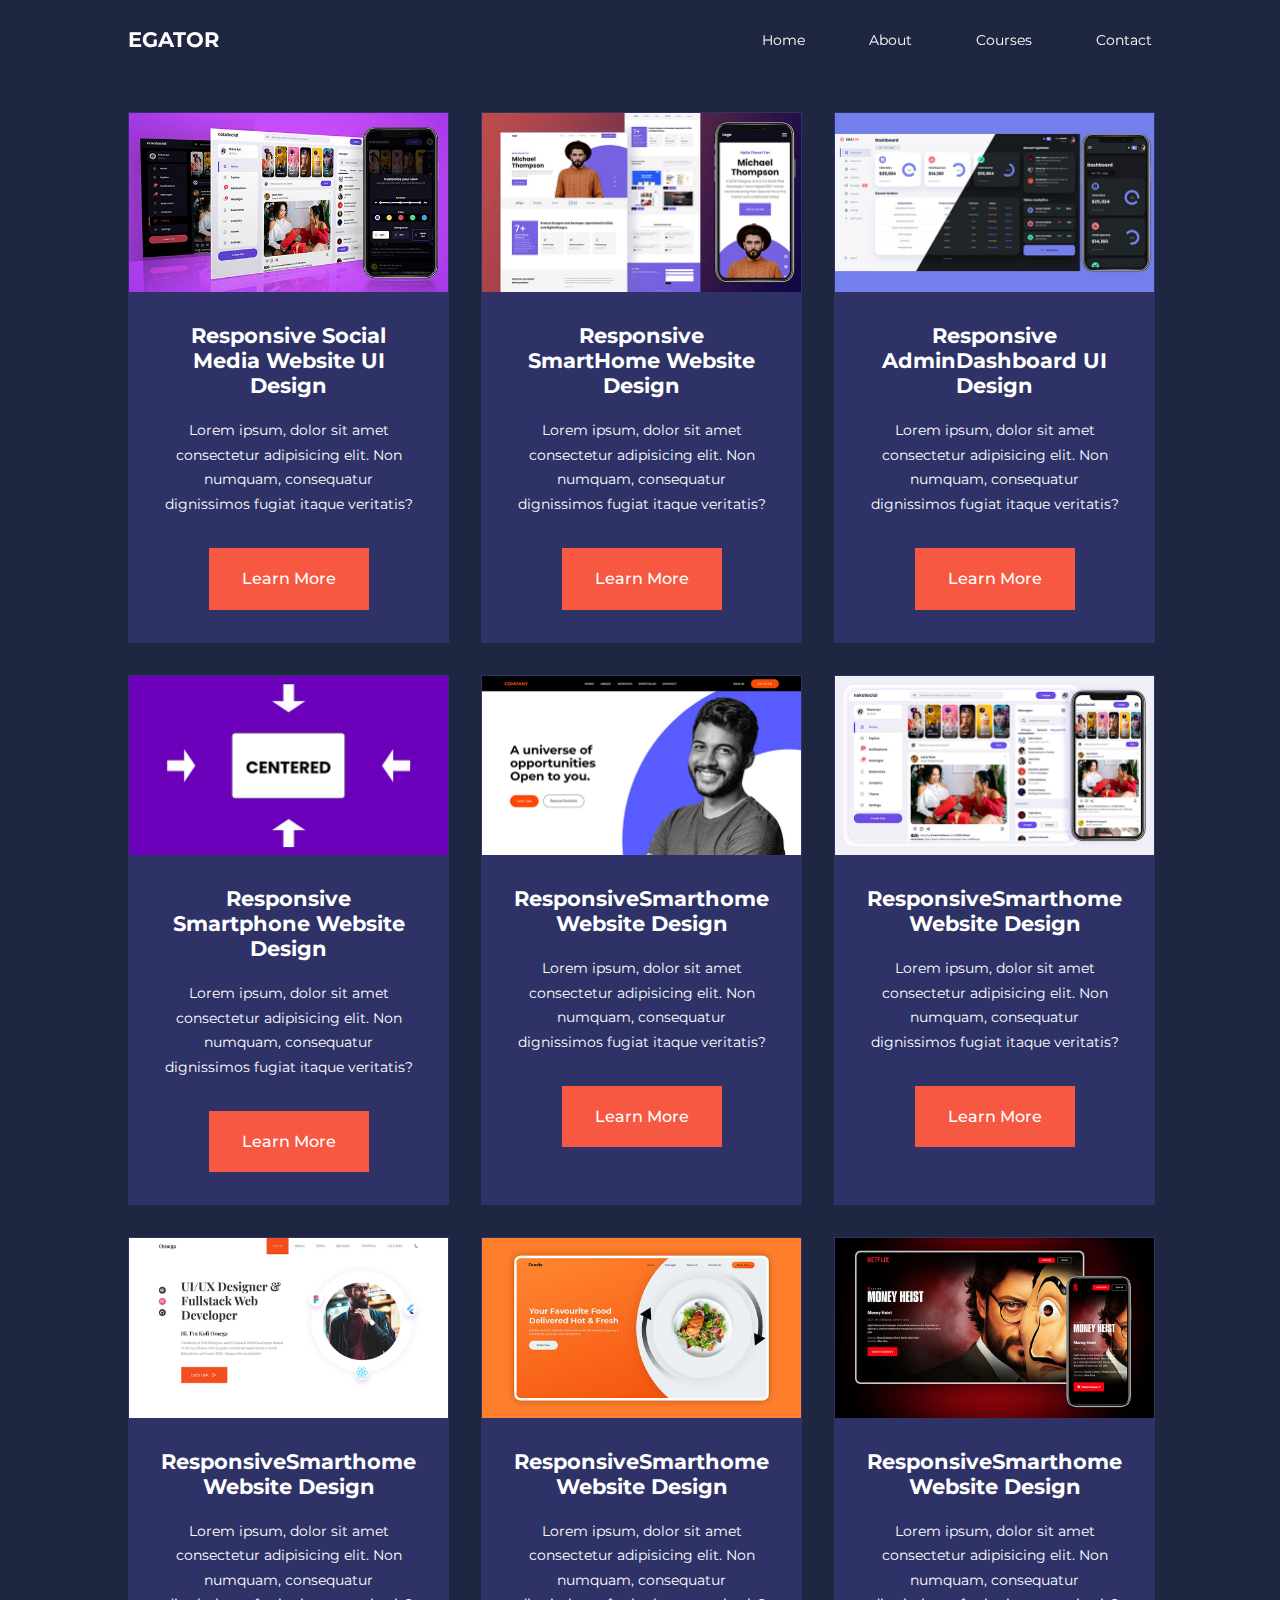
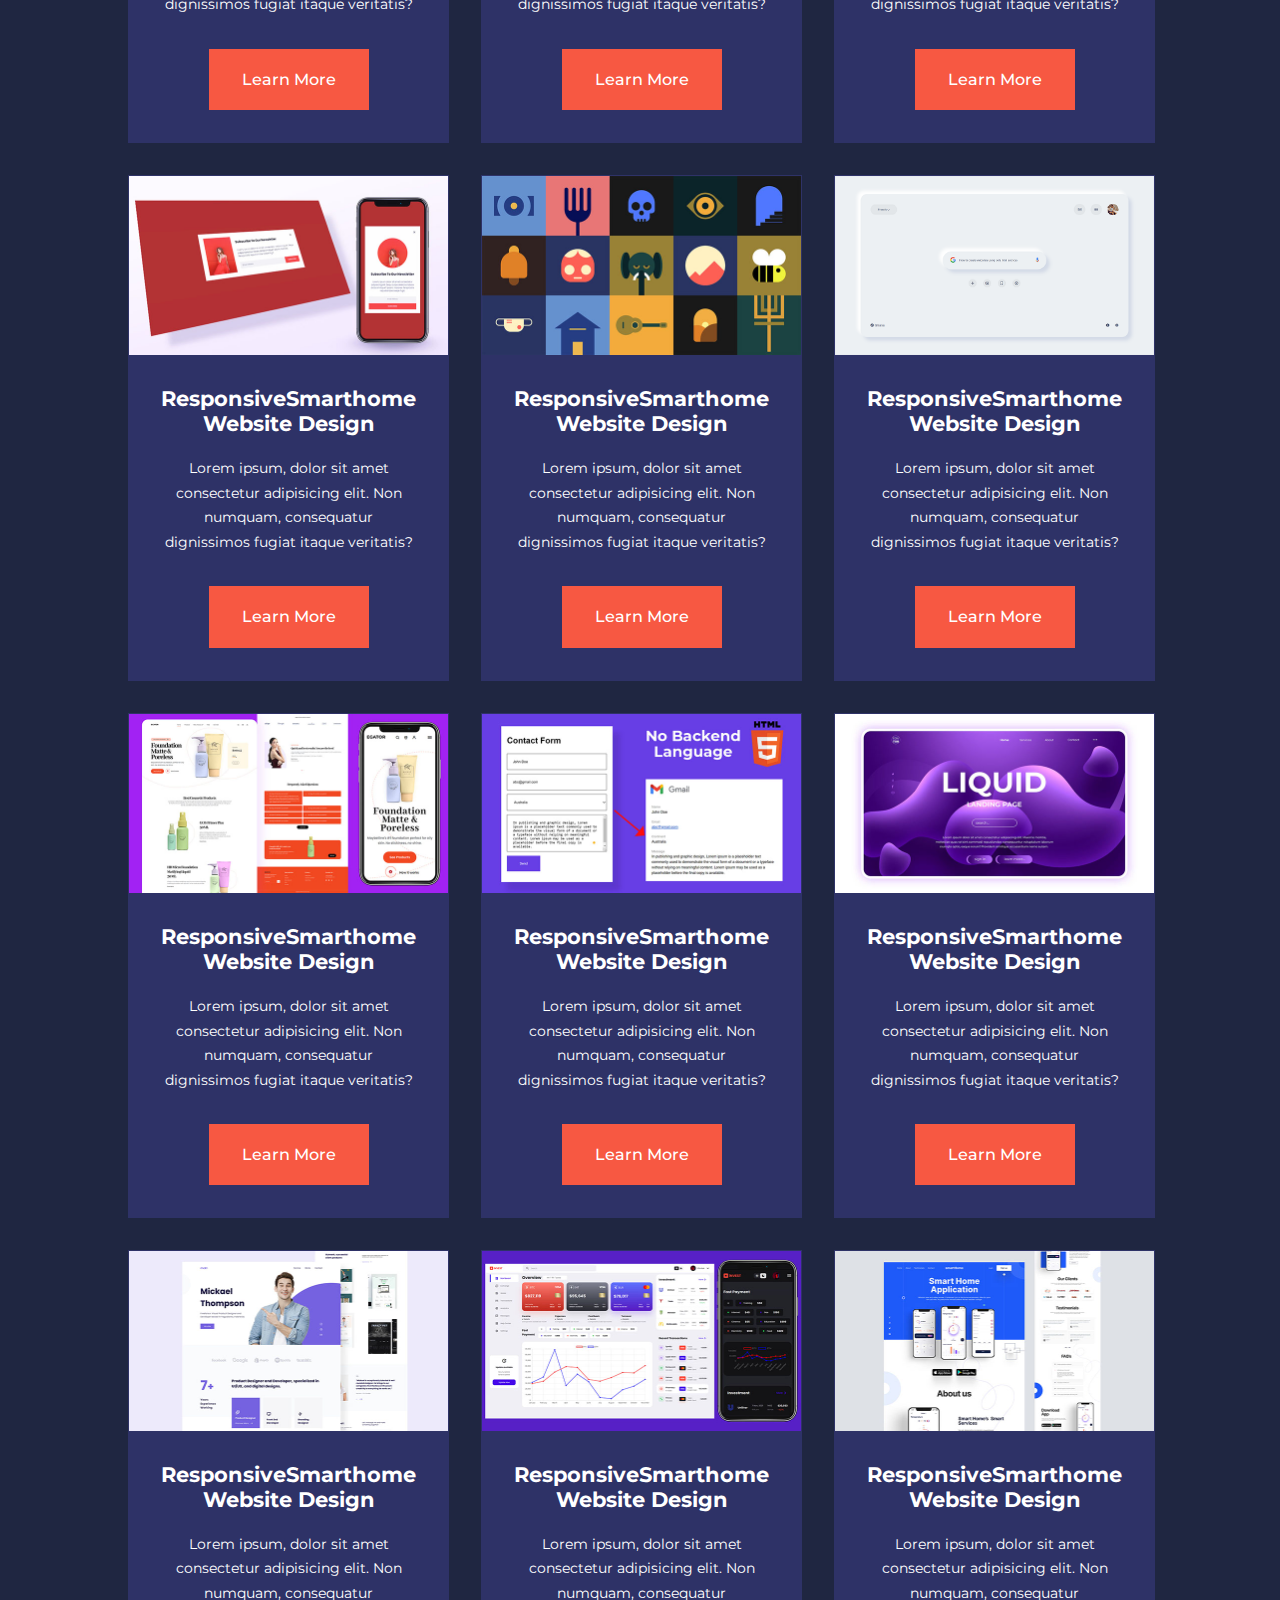
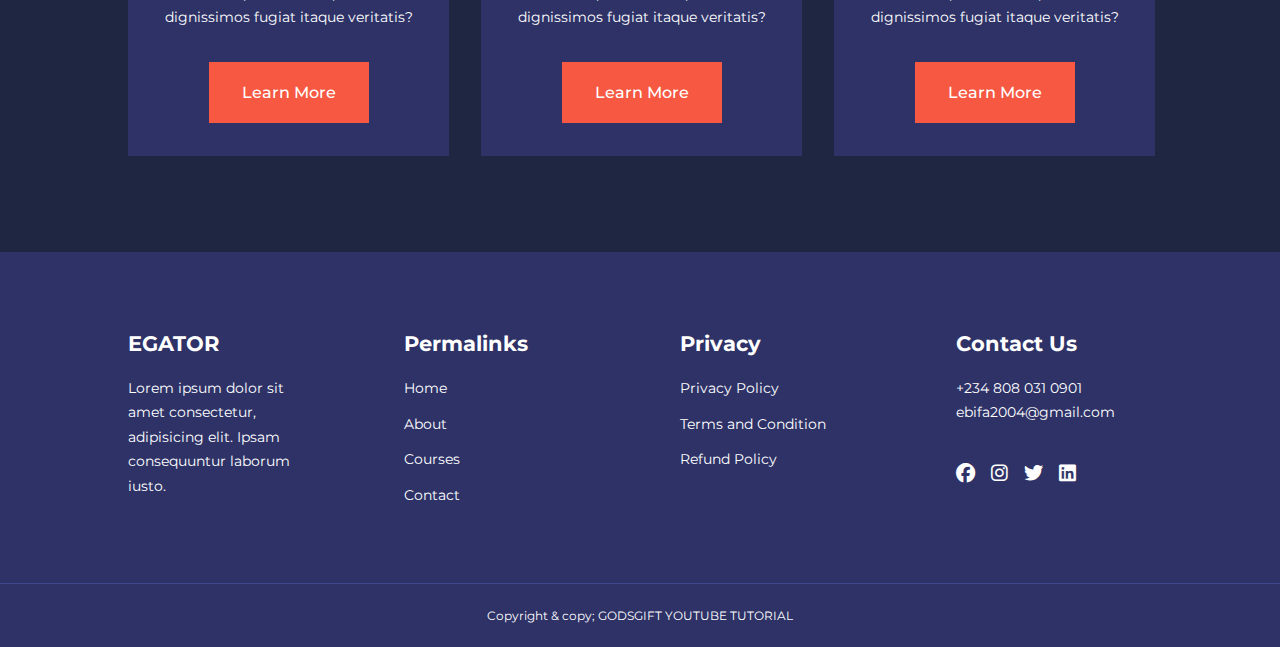
<file: courses.html>
<!DOCTYPE html>
<html lang="en">
<head>
    <meta charset="UTF-8">
    <meta http-equiv="X-UA-Compatible" content="IE=edge">
    <meta name="viewport" content="width=device-width, initial-scale=1.0">
    <title>Responsive Multipage Education Website Using HTML,CSS & JavaScript</title>

    <link rel="stylesheet" href="./css/style.css">

    <!-- FONTAWESOME CDN -->
    <link rel="stylesheet" href="https://cdnjs.cloudflare.com/ajax/libs/font-awesome/6.4.2/css/all.min.css"/>

    <!-- GOOGLE FONTS(MONTSERRAT) -->
    <link rel="preconnect" href="https://fonts.googleapis.com">
    <link rel="preconnect" href="https://fonts.gstatic.com" crossorigin>
    <link href="https://fonts.googleapis.com/css2?family=Montserrat:wght@300;400;500;600;700;800;900&family=Poppins:wght@400;500;600;700&display=swap" rel="stylesheet">
    <link rel="preconnect" href="https://fonts.googleapis.com">
    <link rel="preconnect" href="https://fonts.gstatic.com" crossorigin>
    <link href="https://fonts.googleapis.com/css2?family=Montserrat:wght@300;400;500;600;700;800;900&family=Poppins&display=swap" rel="stylesheet">

    <style>
        .courses{
            margin-top: 1rem;
        }
    </style>
</head>
<body>

        <!---------------------------- NAV ------------------------------------->
        <nav>
            <div class="container nav__container">
                <a href="index.html"><h4>EGATOR</h4></a>
                <ul class="nav_menu">
                    <li><a href="index.html">Home</a></li>
                    <li><a href="about.html">About</a></li>
                    <li><a href="courses.html">Courses</a></li>
                    <li><a href="contact.html">Contact</a></li>
                </ul>
                <button id="open-menu-btn"><i class="fa-solid fa-bars"></i></button>
                <button id="close-menu-btn"><i class="fa-solid fa-xmark"></i></button>
            </div>
        </nav>
        <!-- /////////////////////////// -->

        <section class="courses">
            <div class="container courses_container">
                <article class="course">
                    <div class="course-image">
                        <img src="./images/course1.jpg" alt="">
                    </div>
                <div class="course_info">
                    <h4>Responsive Social Media Website UI Design</h4>
                    <p>
                        Lorem ipsum, dolor sit amet consectetur adipisicing elit. Non numquam, consequatur dignissimos fugiat itaque veritatis?
                    </p>
                    <a href="./courses.html" class="btn btn-primary">Learn More</a>
                </div>
                </article>
                    <!--  -->
                <article class="course">
                    <div class="course-image">
                        <img src="./images/course2.jpg" alt="">
                    </div>
                <div class="course_info">
                    <h4>Responsive SmartHome Website Design</h4>
                    <p>
                        Lorem ipsum, dolor sit amet consectetur adipisicing elit. Non numquam, consequatur dignissimos fugiat itaque veritatis?
                    </p>
                    <a href="./courses.html" class="btn btn-primary">Learn More</a>
                </div>
                </article>
                    <!--  -->
                <article class="course">
                    <div class="course-image">
                        <img src="./images/course3.jpg" alt="">
                    </div>
                <div class="course_info">
                    <h4>Responsive AdminDashboard UI Design</h4>
                    <p>
                        Lorem ipsum, dolor sit amet consectetur adipisicing elit. Non numquam, consequatur dignissimos fugiat itaque veritatis?
                    </p>
                    <a href="./courses.html" class="btn btn-primary">Learn More</a>
                </div>
                </article>
                <!--  -->
                <article class="course">
                    <div class="course-image">
                        <img src="./images/course4.jpg" alt="">
                    </div>
                <div class="course_info">
                    <h4>Responsive Smartphone Website Design</h4>
                    <p>
                        Lorem ipsum, dolor sit amet consectetur adipisicing elit. Non numquam, consequatur dignissimos fugiat itaque veritatis?
                    </p>
                    <a href="./courses.html" class="btn btn-primary">Learn More</a>
                </div>
                </article>

                <!--  -->
                <article class="course">
                    <div class="course-image">
                        <img src="./images/course5.jpg" alt="">
                    </div>
                <div class="course_info">
                    <h4>ResponsiveSmarthome Website Design</h4>
                    <p>
                        Lorem ipsum, dolor sit amet consectetur adipisicing elit. Non numquam, consequatur dignissimos fugiat itaque veritatis?
                    </p>
                    <a href="./courses.html" class="btn btn-primary">Learn More</a>
                </div>
                </article>
                <!--  -->
                <article class="course">
                    <div class="course-image">
                        <img src="./images/course6.jpg" alt="">
                    </div>
                <div class="course_info">
                    <h4>ResponsiveSmarthome Website Design</h4>
                    <p>
                        Lorem ipsum, dolor sit amet consectetur adipisicing elit. Non numquam, consequatur dignissimos fugiat itaque veritatis?
                    </p>
                    <a href="./courses.html" class="btn btn-primary">Learn More</a>
                </div>
                </article>
                <!--  -->
                <article class="course">
                    <div class="course-image">
                        <img src="./images/course7.jpg" alt="">
                    </div>
                <div class="course_info">
                    <h4>ResponsiveSmarthome Website Design</h4>
                    <p>
                        Lorem ipsum, dolor sit amet consectetur adipisicing elit. Non numquam, consequatur dignissimos fugiat itaque veritatis?
                    </p>
                    <a href="./courses.html" class="btn btn-primary">Learn More</a>
                </div>
                </article>
                <!--  -->
                <article class="course">
                    <div class="course-image">
                        <img src="./images/course8.jpg" alt="">
                    </div>
                <div class="course_info">
                    <h4>ResponsiveSmarthome Website Design</h4>
                    <p>
                        Lorem ipsum, dolor sit amet consectetur adipisicing elit. Non numquam, consequatur dignissimos fugiat itaque veritatis?
                    </p>
                    <a href="./courses.html" class="btn btn-primary">Learn More</a>
                </div>
                </article>
                <!--  -->
                <article class="course">
                    <div class="course-image">
                        <img src="./images/course9.jpg" alt="">
                    </div>
                <div class="course_info">
                    <h4>ResponsiveSmarthome Website Design</h4>
                    <p>
                        Lorem ipsum, dolor sit amet consectetur adipisicing elit. Non numquam, consequatur dignissimos fugiat itaque veritatis?
                    </p>
                    <a href="./courses.html" class="btn btn-primary">Learn More</a>
                </div>
                </article>
                <!--  -->
                <article class="course">
                    <div class="course-image">
                        <img src="./images/course10.jpg" alt="">
                    </div>
                <div class="course_info">
                    <h4>ResponsiveSmarthome Website Design</h4>
                    <p>
                        Lorem ipsum, dolor sit amet consectetur adipisicing elit. Non numquam, consequatur dignissimos fugiat itaque veritatis?
                    </p>
                    <a href="./courses.html" class="btn btn-primary">Learn More</a>
                </div>
                </article>
                <!--  -->
                <article class="course">
                    <div class="course-image">
                        <img src="./images/course11.jpg" alt="">
                    </div>
                <div class="course_info">
                    <h4>ResponsiveSmarthome Website Design</h4>
                    <p>
                        Lorem ipsum, dolor sit amet consectetur adipisicing elit. Non numquam, consequatur dignissimos fugiat itaque veritatis?
                    </p>
                    <a href="./courses.html" class="btn btn-primary">Learn More</a>
                </div>
                </article>
                <!--  -->

                <article class="course">
                    <div class="course-image">
                        <img src="./images/course12.jpg" alt="">
                    </div>
                <div class="course_info">
                    <h4>ResponsiveSmarthome Website Design</h4>
                    <p>
                        Lorem ipsum, dolor sit amet consectetur adipisicing elit. Non numquam, consequatur dignissimos fugiat itaque veritatis?
                    </p>
                    <a href="./courses.html" class="btn btn-primary">Learn More</a>
                </div>
                </article>
                <!--  -->
                <article class="course">
                    <div class="course-image">
                        <img src="./images/course13.jpg" alt="">
                    </div>
                <div class="course_info">
                    <h4>ResponsiveSmarthome Website Design</h4>
                    <p>
                        Lorem ipsum, dolor sit amet consectetur adipisicing elit. Non numquam, consequatur dignissimos fugiat itaque veritatis?
                    </p>
                    <a href="./courses.html" class="btn btn-primary">Learn More</a>
                </div>
                </article>
                <!--  -->
                <article class="course">
                    <div class="course-image">
                        <img src="./images/course14.jpg" alt="">
                    </div>
                <div class="course_info">
                    <h4>ResponsiveSmarthome Website Design</h4>
                    <p>
                        Lorem ipsum, dolor sit amet consectetur adipisicing elit. Non numquam, consequatur dignissimos fugiat itaque veritatis?
                    </p>
                    <a href="./courses.html" class="btn btn-primary">Learn More</a>
                </div>
                </article>
                <!--  -->
                <article class="course">
                    <div class="course-image">
                        <img src="./images/course15.jpg" alt="">
                    </div>
                <div class="course_info">
                    <h4>ResponsiveSmarthome Website Design</h4>
                    <p>
                        Lorem ipsum, dolor sit amet consectetur adipisicing elit. Non numquam, consequatur dignissimos fugiat itaque veritatis?
                    </p>
                    <a href="./courses.html" class="btn btn-primary">Learn More</a>
                </div>
                </article>
                <!--  -->
                <article class="course">
                    <div class="course-image">
                        <img src="./images/course16.jpg" alt="">
                    </div>
                <div class="course_info">
                    <h4>ResponsiveSmarthome Website Design</h4>
                    <p>
                        Lorem ipsum, dolor sit amet consectetur adipisicing elit. Non numquam, consequatur dignissimos fugiat itaque veritatis?
                    </p>
                    <a href="./courses.html" class="btn btn-primary">Learn More</a>
                </div>
                </article>
                <!--  -->
                <article class="course">
                    <div class="course-image">
                        <img src="./images/course17.jpg" alt="">
                    </div>
                <div class="course_info">
                    <h4>ResponsiveSmarthome Website Design</h4>
                    <p>
                        Lorem ipsum, dolor sit amet consectetur adipisicing elit. Non numquam, consequatur dignissimos fugiat itaque veritatis?
                    </p>
                    <a href="./courses.html" class="btn btn-primary">Learn More</a>
                </div>
                </article>
                <!--  -->
                <article class="course">
                    <div class="course-image">
                        <img src="./images/course18.jpg" alt="">
                    </div>
                <div class="course_info">
                    <h4>ResponsiveSmarthome Website Design</h4>
                    <p>
                        Lorem ipsum, dolor sit amet consectetur adipisicing elit. Non numquam, consequatur dignissimos fugiat itaque veritatis?
                    </p>
                    <a href="./courses.html" class="btn btn-primary">Learn More</a>
                </div>
                </article>
                <!--  -->
            </div>
        </section>
                <!----------------------------- END OF COURSES --------------------->
   
    
    <footer>
        <div class="container footer_container">
            <div class="footer_1">
                <a href="index.html" class="footer_logo"><h4>EGATOR</h4></a>
                <p>
                    Lorem ipsum dolor sit amet consectetur, adipisicing elit. Ipsam consequuntur laborum iusto.
                </p>
            </div>

            <div class="footer_2">
                <h4>Permalinks</h4>
                <ul class="permalinks">
                    <li><a href="index.html">Home</a></li>
                    <li><a href="about.html">About</a></li>
                    <li><a href="courses.html">Courses</a></li>
                    <li><a href="contact.html">Contact</a></li>
                </ul>
            </div>

            <div class="footer_3">
                <h4>Privacy</h4>
                <ul class="privacy">
                    <li><a href="#">Privacy Policy</a></li>
                    <li><a href="#">Terms and Condition</a></li>
                    <li><a href="#">Refund Policy</a></li>
                    <li></li>
                </ul>
            </div>

            <div class="footer_4">
                <h4>Contact Us</h4>
                <div>
                    <p>+234 808 031 0901</p>
                    <p>ebifa2004@gmail.com</p>
                </div>

                <ul class="footer_socials">
                    <li><a href="#"><i class="fa-brands fa-facebook"></i></a></li>
                    <li><a href="#"><i class="fa-brands fa-instagram"></i></a></li>
                    <li><a href="#"><i class="fa-brands fa-twitter"></i></a></li>
                    <li><a href="#"><i class="fa-brands fa-linkedin"></i></a></li>
                </ul>
            </div>
        </div>

        <div class="footer_copyright">
            <small>Copyright & copy; GODSGIFT YOUTUBE TUTORIAL</small>
        </div>
    </footer>

    <!--  --------------------------------------------------footer-end-->

    <script src="./main.js"></script>

</body>
</html>
</file>
<file: css/style.css>
*{
    margin: 0;
    padding: 0;
    border: 0;
    outline: 0;
    text-decoration: none;
    list-style: none;
    box-sizing: border-box;
}

:root {
    --color-primary: #6c63ff;
    --color-success: #00bf8e;
    --color-warning: #f7c94b;
    --color-danger: #f75842;
    --color-danger-variant: rgba(247, 88, 66, 0.4);
    --color-white: #fff;
    --color-light: rgba(255, 255, 255, 0.7);
    --color-black: #000;
    --color-bg: #1f2641;
    --color-bg1: #2e3267;
    --color-bg2: #424890;

    --container-width-lg: 80%;
    --container-width-md: 90%;
    --container-width-sm: 94%;

    --transition: all 400ms ease;
}

body{
    font-family: 'Montserrat', sans-serif;
    line-height: 1.7;
    color: var(--color-white);
    background: var(--color-bg);
}

.container{
    width: var(--container-width-lg);
    margin: 0 auto;
}

section{
    padding: 6rem 0;
}

section h2{
    text-align: center;
    margin-bottom: 4rem;
}


h1,
h2,
h3,
h4,
h5 {
    line-height: 1.2;
}

h1{
    font-size: 2.4rem;

}
h2{
    font-size: 2rem;
}
h3{
    font-size: 1.6rem;
}
h4{
    font-size: 1.3rem;
}


a{
    color: var(--color-white);
}

img{
    width: 100%;
    display: block;
    object-fit: cover;
}

.btn{
    display: inline-block;
    background: var(--color-white); 
    color: var(--color-black);
    padding: 1rem 2rem;
    border: 1px solid transparent;
    font-weight: 500;
    transition: var(--transition);
    
}

.btn:hover{
    background: transparent;
    color: var(--color-white);
    border-color: var(--color-white);
}

.btn-primary{
    background: var(--color-danger);
    color: var(--color-white);
}

/*********** NAVBAR ***************/
nav{
    background: transparent;
    width: 100vw;
    height: 5rem;
    position: fixed;
    top: 0;
    z-index: 11;
}

/**********************CHANGE NAVBAR STYLES ON SCROLL USING JAVA SCRIPT  ******************************/
.window-scroll{
    background: var(--color-primary);
    box-shadow: 0 1rem 2rem rgba(0, 0, 0, 0.2);
}
.nav__container{
    height: 5rem;
    display: flex;
    justify-content: space-between;
    align-items: center;
}

nav button{
    display: none;
}

.nav_menu{
    display: flex;
    align-items: center;
    gap: 4rem;
}

.nav_menu a{
    font-size: 0.9rem;
    transition: var(--transition);
}

.nav_menu a:hover{
    color: var(--color-bg2);
}
    
    /********** HEADER ***********/
header{
    position: relative;
    top: 5rem;
    overflow: hidden;
    height: 70vh;
    margin-bottom: 5rem;
}

.header_container{
    display: grid;
    grid-template-columns: 1fr 1fr;
    align-items: center;
    gap: 5rem;
    height: 100%;
}

.header_left p{
    margin: 1rem 0 2.4rem;
}

/******************* CATEGORIES *********************/
.categories{
    background: var(--color-bg1);
    height: 32rem;
}

.categories h1{
    line-height: 1;
    margin-bottom: 3rem;
}

.categories_container{
    display: grid;
    grid-template-columns: 40% 60%;
}
.categories_left{
    margin-right: 4rem;
}

.categories_left p{
    margin: 1rem 0 3rem;
}

.categories_right{
    display: grid;
    grid-template-columns: repeat(3, 1fr);
    gap: 1.2rem;
}

.category{
    background: var(--color-bg2);
    padding: 2rem;
    border-radius: 2rem;
    transition: var(--transition);
}

.category:hover{
    box-shadow: 0 3rem 3rem rgba(0, 0, 0, 0.3);
    z-index: 1;
}

.category_icon{
    background: var(--color-primary);
    padding: 0.7rem;
    border-radius: 0.9rem;
}

.category:nth-child(2) .category_icon{
    background: var(--color-danger);
}

.category:nth-child(3) .category_icon{
    background: var(--color-success);
}

.category:nth-child(4) .category_icon{
    background: var(--color-warning);
}
.category:nth-child(5) .category_icon{
    background: var(--color-success);
}

.category h5{
    margin: 2rem 0 1rem;
}

.category p{
    font-size: 0.85rem;
}

/**************************** POPULAR COURSES **************/

.courses{
    margin-top: 10rem;
}

.courses_container{
    display: grid;
    grid-template-columns: repeat(3, 1fr);
    gap: 2rem;
}

.course{
    background: var(--color-bg1);
    text-align: center;
    border: 1px solid transparent;
}

.course:hover{
    background: transparent;
    border-color: var(--color-primary);
    transition: var(--transition);
}

.course_info{
    padding: 2rem;
}
.course_info p{
    margin: 1.2rem 0 2rem;
    font-size: 0.9rem;
}
/************* FAQs ******************/
.faqs_container{
    display: grid;
    grid-template-columns: 1fr 1fr;
    gap: 1rem;

}

.faq{
    padding: 2rem;
    display: flex;
    align-items: center;
    gap: 1.4rem;
    height: fit-content;
    background: var(--color-primary);
    cursor: pointer;
}

.faq h4{
    font-size: 1rem;
    line-height: 2.2;
}

.faq_icon{
    align-items: flex-start;
    font-size: 1.2rem;
}

.faq p{
    margin-top: 0.8rem;
    display: none;
}

.faq.open p{
    display: block;
}

/***************** TESTIMONIAL ******************/
.testimonial_container{
    overflow-x: hidden;
    position: relative;
    margin-bottom: 5rem;

}

.testimonial{
    padding-top: 2rem;
}

.avatar {
    width: 8rem;
    height: 8rem;
    border-radius: 50%;
    overflow: hidden;
    margin: 0 auto 1rem;
    border: 1rem solid var(--color-bg1);
}

.testimonial_info{
    text-align: center;
}   

.testimonial_body{
    background: var(--color-primary);
    padding: 2rem;
    margin-top: 3rem;
    position: relative;
}

.testimonial_body::before {
    content: "";
    display: block;
    background: linear-gradient(
        135deg,
        transparent,
        var(--color-primary),
        var(--color-primary)
    );
    width: 3rem;
    height: 3rem;
    position: absolute;
    left: 46%;
    top: -1.5rem;
    transform: rotate(45deg);
}

/* **************************FOOTER */

footer{
    background: var(--color-bg1);
    padding-top: 5rem;
    font-size: 0.9rem;
}

.footer_container{
    display: grid;
    grid-template-columns: repeat(4,1fr);
    gap: 5rem;
}

.footer_container > div h4{
    margin-bottom: 1.2rem;
}

footer_1 p{
    margin: 0 0 2rem;
}

footer ul li{
    margin-bottom: 0.7rem;
}

footer ul li a:hover{
    text-align: underlined;
}

.footer_socials{
    display: flex;
    gap: 1rem;
    font-size: 1.2rem;
    margin-top: 2rem;
}

.footer_copyright{
    text-align:center;
    margin-top: 4rem;
    padding: 1.2rem 0;
    border-top: 1px solid var(--color-bg2);
}
/* *****************************END OF FOOTER--- */

/* /////////////////////////MEDIA QUERIES(TABLETS) */

@media screen and (max-width: 1024px) {
   .container{
       width: var(--container-width-md);
   }

   h1{
       font-size: 2rem;
   }

   h2{
       font-size: 1.7rem;
   }

   h3{
       font-size: 1.4rem;
   }

   h4{
       font-size: 1.2rem;
   }
   /* ************************************NAVBAR */

   nav button{
       display: inline-block;
       background: transparent;
       font-size: 1.9rem;
       color: var(--color-white);
       cursor: pointer;
   }

   nav button#close-menu-btn{
       display: none;
   }

   .nav_menu {
       position: fixed;
       top: 5rem;
       right: 5%;
       height: fit-content;
       width: 18rem;
       flex-direction: column;
       gap: 0;
       display: none;
   }

   .nav_menu li{
       width: 100%;
       height: 5.8rem;
       animation: animateNavItems 400ms linear forwards;
       transform-origin: top right;
   }

   .nav_menu li:nth-child(2) {
       animation-delay: 200ms;
   }

   .nav_menu li:nth-child(3) {
    animation-delay: 400ms;
}

.nav_menu li:nth-child(4) {
    animation-delay: 600ms;
}

   @keyframes animateNavItems {
       0%{
            transform: rotateZ(-90deg) ;
       }

       100%{
            transform: rotateZ(0);
            opacity: 1;
       }
   }

   .nav_menu li a{
       background: var(--color-primary);
       box-shadow: -4rem 6rem 10rem rgba(0, 0, 0, 0.6);
       width: 100%;
       height: 100%;
       display: grid;
       place-items: center;
   }

   .nav_menu li a:hover{
       background: var(--color-bg2);
       color: var(--color-white);
   }

   /* ///////////////HEADER */
   header {
       height: 52vh;
       margin-bottom: 6rem;
   }

   .header_container{
       gap: 0;
       padding-bottom: 3rem;
   }

   /* //////////////CATEGORIES */
   .categories {
       height: auto;
   }

   .categories_container{
       grid-template-columns: 1fr;
       gap: 3rem;
   }

   .categories_left{
       margin-right: 0;
   }

   /* /////////////////POPULAR COURSES */
.courses{
    margin-top: 0;
}
.courses_container{
    grid-template-columns: 1fr 1fr;
}

/* //////////////////////////FAQs */
    .faqs_container{
        grid-template-columns: 1fr;
    }
    .faq{
        padding: 1.5rem;
    }


    /* ///////////////////////FOOTER */ 
    .footer_container{
        grid-template-columns: 1fr 1fr;
    }
}

/* /////////////////MEDIA QUERIES(PHONES) //////////////// */
@media screen and (max-width: 600px) {
    .container{
        width: var(--container-width-sm);
    }

    /* ////////NAVBAR */
    .nav_menu{
        right: 3%;
    }

    /* ///////////HEADER */
    header{
        height: 100vh;
    }

    .header_container{
        grid-template-columns: 1fr;
        text-align: center;
        gap: 2rem;
        margin-top: 0;
    }

    .header_left p{
        margin-bottom: 1.3rem;
    }
/* /////////////////CATEGORIES */
    .categories_right{
        grid-template-columns: 1fr 1fr;
        gap: 0.7rem ;
    }
    .category{
        padding: 1rem;
        border-radius: 1rem;
    }

    .category_icon{
        margin-top: 4px;
        display: inline-block;

    }

/* ///////////POPULAR COURSES */
    .courses_container{
        grid-template-columns: 1fr;
    }

/* /////////////////////////TESTIMONIAL */
    .testimonial_body {
        padding: 1.2rem;
    }

/* /////////////////////////FOOTER */
    .footer_container{
        grid-template-columns: 1fr;
        text-align: center;
        gap: 2rem;
    }

    .footer_1 p{
        margin: 1rem auto;

    }

    .footer_socials{
        justify-content: center;
    }
}
</file>
<file: css/about.css>
:root {
    --color-primary: #6c63ff;
    --color-success: #00bf8e;
    --color-warning: #f7c94b;
    --color-danger: #f75842;
    --color-danger-variant: rgba(247, 88, 66, 0.4);
    --color-white: #fff;
    --color-light: rgba(255, 255, 255, 0.7);
    --color-black: #000;
    --color-bg: #1f2641;
    --color-bg1: #2e3267;
    --color-bg2: #424890;

    --container-width-lg: 80%;
    --container-width-md: 90%;
    --container-width-sm: 94%;

    --transition: all 400ms ease;
}


/* //////////////////ACHIEVEMENTS */
.about_achievements{
    margin-top: 3rem;
}

.about_achievements-container{
    display: grid;
    grid-template-columns: 40% 60%;
    gap: 5rem;
}

.about_achievements-right > p{
    margin: 1.6rem 0 2.5rem;
}

.achievements_cards{
    display: grid;
    grid-template-columns: repeat(3, 1fr);
    gap: 1.5rem;
}

.achievement_card{
    background: var(--color-bg1);
    padding: 2.6rem;
    border-radius: 1rem;
    text-align: center;
    transition: var(--transition);
}

.achievement_card:hover{
    background: var(--color-bg2);
    box-shadow: 0 3rem 3rem rgba(0, 0, 0, 0.3);
}

.achievement_icon{
    background: var(--color-danger);
    padding: 0.6rem;
    border-radius: 1rem;
    display: inline-block;
    margin-bottom: 2rem;
    font-size: 2rem;
}

.achievement_card:nth-child(2) .achievement_icon{
    background: var(--color-success);
}

.achievement_card:nth-child(3) .achievement_icon{
    background: var(--color-primary);
}
.achievement_card p{
    margin-top: 1rem;
}

/* /////////////TEAM */
.team{
    background: var(--color-bg1);
    box-shadow: inset 0 0 3rem rgba(0, 0, 0, 0.5);
}

.team_container{
    display: grid;
    grid-template-columns: repeat(4, 1fr);
    gap: 2rem;
}

.team_member{
    background: var(--color-bg2);
    padding: 2rem;
    border: 1px solid transparent;
    overflow: hidden;
    transition: var(--transition);
    position: relative;
    
}

.team_member:hover{
    background: transparent;
    border-color: var(--color-primary);
}

.team_member-image{
    filter: saturate(0);
}

.team_member-image:hover{
    filter: saturate(1);
}

.team_member-info *{
    text-align: center;
    margin-top: 1.4rem;
}

.team_member-info p{
    color: var(--color-light);
}

.team_socials{
    position: absolute;
    top: 50%;
    transform: translateY(-50%);
    right: -100%;
    display: flex;
    flex-direction: column;
    background: var(--color-primary);
    border-radius: 1rem 0 0 1rem;
    box-shadow: -2rem 0 2rem rgba(0, 0, 0, 0.3);
    transition: var(--transition);
}
.team_socials a{
    padding: 1rem;
}
.team_member:hover .team_socials{
    right: 0;
}

/* /////////////////////MEDIA QUERIES (TABLETS) */

@media screen and  (max-width: 1024px){
    .about_achievements{
        margin-top: 2rem,

    }
    .about_achievements-container{
        grid-template-columns: 1fr;
        gap: 4rem;
    }

    .about_achievements-left{
        width: 80%;
        margin: 0 auto;
    }

    .team_container{
        grid-template-columns: repeat(3, 1fr);
        gap: 1.5rem;
    }
    .team_member{
        padding: 1rem;
    }
}

    /* /////////////////////MEDIA QUERIES (MOBILE PHONES) */
    
    @media screen and (max-width: 600px) {
        .achievements_cards{
            grid-template-columns: 1fr 1fr;
            gap: 0.7rem;
        }

        .team_container{
            grid-template-columns: 1fr 1fr;
            gap: 0.7rem;

        }

        .team_member{
            padding: 0;
        }

        .team_member p{
            margin-bottom: 1.5rem;
        }
    }
</file>
<file: css/contact.css>
:root {
    --color-primary: #6c63ff;
    --color-success: #00bf8e;
    --color-warning: #f7c94b;
    --color-danger: #f75842;
    --color-danger-variant: rgba(247, 88, 66, 0.4);
    --color-white: #fff;
    --color-light: rgba(255, 255, 255, 0.7);
    --color-black: #000;
    --color-bg: #1f2641;
    --color-bg1: #2e3267;
    --color-bg2: #424890;

    --container-width-lg: 80%;
    --container-width-md: 90%;
    --container-width-sm: 94%;

    --transition: all 400ms ease;
}

.contact_container{
    background: var(--color-bg1);
    padding: 4rem;
    display: grid;
    grid-template-columns: 40% 60%;
    gap: 4rem;
    height: 30rem;
    margin: 7rem auto;
    border-radius: 1rem;
}

/* ///////////// */

.contact_aside{
    background: var(--color-primary);
    padding: 3rem;
    border-radius: 1rem;
    position: relative;
    bottom: 10rem;
}

.aside_image{
    width:12rem;
    margin-bottom: 2rem;
}

.contact_aside h2{
    text-align: left;
    margin-bottom: 1rem;
}

.contact_aside p{
    font-size: 0.9rem;
    margin-bottom: 2rem;
}

.contact_details li{
    display: flex;
    gap: 1rem;
    align-items: center;
    margin-bottom: 2rem;
}

.contact_socials{
    display: flex;
    gap: 0.8rem;
    margin-top: 3rem;
}

.contact_socials a{
    background: var(--color-bg2);
    padding: 0.7rem 0.6rem;
    border-radius: 50%;
    font-size: 0.9rem;
    transition: var(--transition);
}

.contact_socials a:hover{
    background: transparent;
}

/* /////////////////////////////FORM */
form{
    display: flex;
    flex-direction: column;
    gap: 1.2rem;
    margin-right: 4rem;
}

.form_name{
    display: flex;
    gap: 1.2rem;
}

form input[type='text']{
    width: 50%;
}

input,textarea{
    width: 100%;
    padding: 1rem;
    background: var(--color-bg);
    color: white;
    font-family: 'Montserrat', sans-serif;
}

form .btn{
    width: max-content;
    margin-top: 1rem;
    cursor: pointer;
    font-family: 'Montserrat', sans-serif;
}



/* /////////////////////////MEDIA QUERIES(TABLETS) */

@media screen and (max-width: 1024px) {
    /* .contact{
        padding-bottom: 0;

    } */
    .contact_container{
        gap: 1.5rem;
        margin-top: 3rem;
        height: auto;
        padding: 1.5rem;
    }

    .contact_aside{
        width: aoto;
        padding: 1.5rem;
        bottom: 0;

    }

    form{
        align-self: center;
        margin-right: 1.5rem;
    }
}

/* /////////////////MEDIA QUERIES(PHONES) //////////////// */
@media screen and (max-width: 600px) {
    .contact_container{
        grid-template-columns: 1fr;
        gap: 3rem;
        margin-top: 0;
    }
    form{
        margin: 0 1.5rem 3rem;
    }

    .form_name{
        flex-direction: column;
    }

    .form_name input[type='text']{
        width: 100%;
    }
}
</file>
